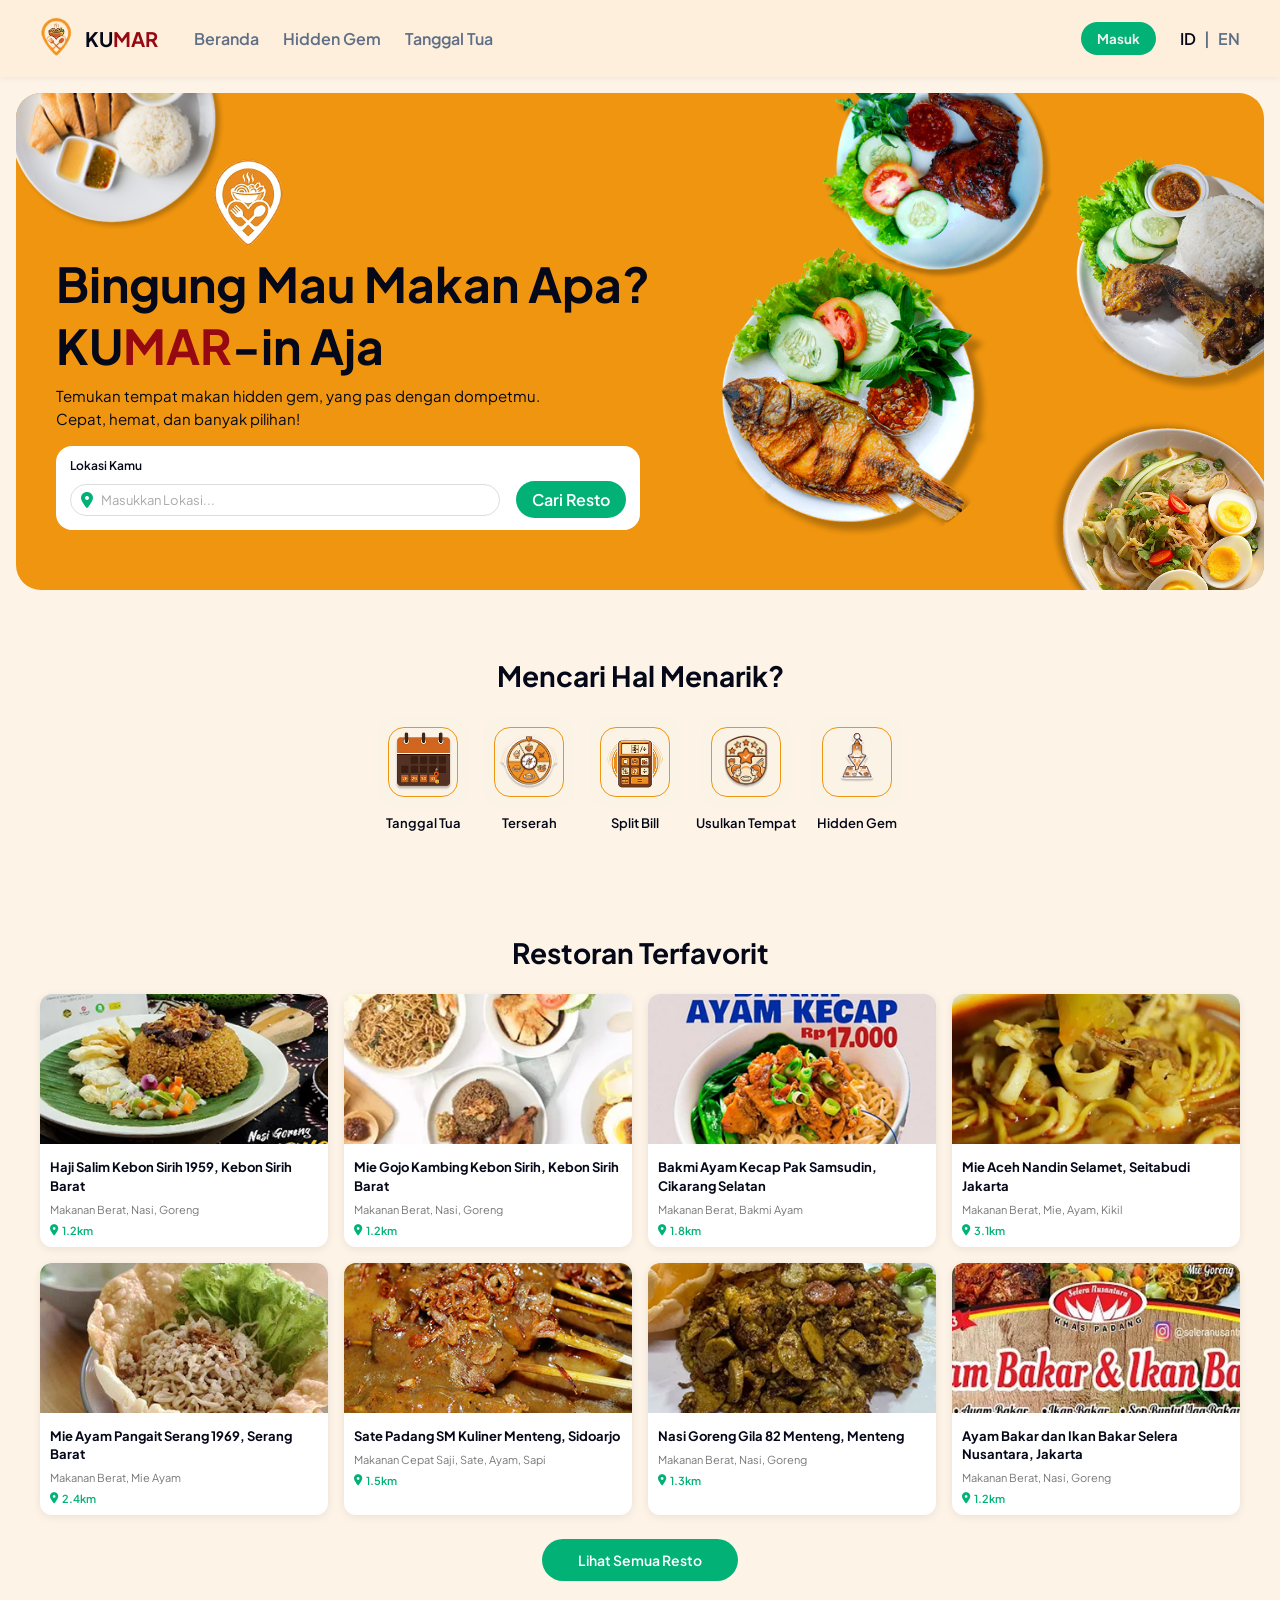
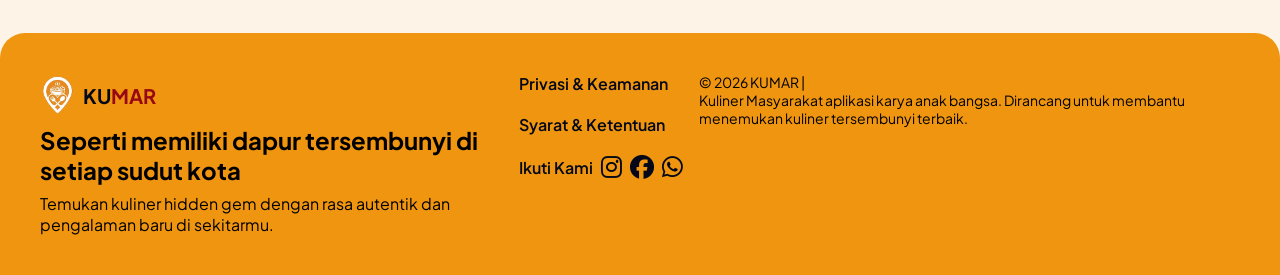
<file: index.html>
<!DOCTYPE html>
<html lang="id">
<head>
    <meta charset="UTF-8">
    <meta name="viewport" content="width=device-width, initial-scale=1.0">
    <base href="/">
    <title>KUMAR - Kuliner Masyarakat</title>
    <link rel="stylesheet" href="assets/css/style.css">
    <link href="https://fonts.googleapis.com/css2?family=Plus+Jakarta+Sans:wght@400;500;600;700&display=swap" rel="stylesheet">
    <link rel="stylesheet" href="https://cdnjs.cloudflare.com/ajax/libs/font-awesome/6.0.0/css/all.min.css">
</head>
<body>
    <div id="navbar-container"></div>

    <section class="hero">
        <div class="hero-content">
            <img class="hero-icon" src="/assets/img/icon-kumar-white.png" alt="Icon Kumar" >
            <h1>Bingung Mau Makan Apa?</h1>
            <h1>KU<span>MAR</span>-in Aja</h1>
            <p class="hero-desc">Temukan tempat makan hidden gem, yang pas dengan dompetmu.<br>Cepat, hemat, dan banyak pilihan!</p>
            <div class="search-box">
                <label>Lokasi Kamu</label>
                <div class="search-row">
                    <div class="search-input">
                        <i class="fa-solid fa-location-dot"></i>
                        <input type="text" placeholder="Masukkan Lokasi...">
                    </div>
                    <button class="btn-cari">Cari Resto</button>
                </div>
            </div>
        </div>
        <div class="hero-images">
            <img class="food-img food-1" src="/assets/img/Header/foto1.png" alt="food">
            <img class="food-img food-2" src="/assets/img/Header/foto2.png" alt="food">
            <img class="food-img food-3" src="/assets/img/Header/foto3.png" alt="food">
            <img class="food-img food-4" src="/assets/img/Header/foto4.png" alt="food">
            <img class="food-img food-5" src="/assets/img/Header/foto5.png" alt="food">
        </div>
    </section>

    <section class="categories">
        <h2>Mencari Hal Menarik?</h2>
        <div class="category-grid">
            <div class="category-item" onclick="window.location.href='/pages/tanggal_tua.html'" style="cursor: pointer;">
                <div class="category-icon"><img src="/assets/img/Menu/Tanggal Tua.png" alt="Tanggal Tua"></div>
                <span>Tanggal Tua</span>
            </div>
            <div class="category-item" onclick="window.location.href='/pages/terserah.html'" style="cursor: pointer;">
                <div class="category-icon"><img src="/assets/img/Menu/Random Picker.png" alt="Random Picker"></div>
                <span>Terserah</span>
            </div>
            <div class="category-item">
                <div class="category-icon" onclick="window.location.href='/pages/split_bill.html'" style="cursor: pointer;"><img src="/assets/img/Menu/Split Bill.png" alt="Split Bill"></div>
                <span>Split Bill</span>
            </div>
            <div class="category-item">
                <div class="category-icon" onclick="window.location.href='/pages/submit-tempat.html' "><img src="/assets/img/Menu/Komunitas.png" alt="Komunitas"></div>
                <span>Usulkan Tempat </span>
            </div>
            <div class="category-item">
                <div class="category-icon" onclick="window.location.href='/pages/hidden_gem.html'" style="cursor: pointer;"><img src="/assets/img/Menu/Hidden Gem.png" alt="Hidden Gem"></div>
                <span>Hidden Gem</span>
            </div>
            
            
        </div>
    </section>

    <section class="restaurants">
        <h2>Restoran Terfavorit</h2>
        <div class="restaurant-grid">

            <div class="restaurant-card" onclick="window.location.href='/pages/riview-resto.html'" style="cursor: pointer;">
                <img src="/assets/img/Restoran Favorit/Haji Salim.png" alt="Haji Salim">
                <div class="card-info">
                    <h3>Haji Salim Kebon Sirih 1959, Kebon Sirih Barat</h3>
                    <p>Makanan Berat, Nasi, Goreng</p>
                    <span class="distance"><i class="fa-solid fa-location-dot"></i> 1.2km</span>
                </div>
            </div>

            <div class="restaurant-card">
                <img src="/assets/img/Restoran Favorit/Mie Gojo.png" alt="Mie Gojo">
                <div class="card-info">
                    <h3>Mie Gojo Kambing Kebon Sirih, Kebon Sirih Barat</h3>
                    <p>Makanan Berat, Nasi, Goreng</p>
                    <span class="distance"><i class="fa-solid fa-location-dot"></i> 1.2km</span>
                </div>
            </div>

            <div class="restaurant-card">
                <img src="/assets/img/Restoran Favorit/Bakmi Ayam.png" alt="Bakmi Ayam Kecap">
                <div class="card-info">
                    <h3>Bakmi Ayam Kecap Pak Samsudin, Cikarang Selatan</h3>
                    <p>Makanan Berat, Bakmi Ayam</p>
                    <span class="distance"><i class="fa-solid fa-location-dot"></i> 1.8km</span>
                </div>
            </div>

            <div class="restaurant-card">
                <img src="/assets/img/Restoran Favorit/Mie Aceh.png" alt="Mie Aceh Nandin">
                <div class="card-info">
                    <h3>Mie Aceh Nandin Selamet, Seitabudi Jakarta</h3>
                    <p>Makanan Berat, Mie, Ayam, Kikil</p>
                    <span class="distance"><i class="fa-solid fa-location-dot"></i> 3.1km</span>
                </div>
            </div>

            <div class="restaurant-card">
                <img src="/assets/img/Restoran Favorit/Mi Ayam Pangsit.png" alt="Mie Ayam Pangsit">
                <div class="card-info">
                    <h3>Mie Ayam Pangait Serang 1969, Serang Barat</h3>
                    <p>Makanan Berat, Mie Ayam</p>
                    <span class="distance"><i class="fa-solid fa-location-dot"></i> 2.4km</span>
                </div>
            </div>

            <div class="restaurant-card">
                <img src="/assets/img/Restoran Favorit/Sate Padang.png" alt="Sate Padang SM">
                <div class="card-info">
                    <h3>Sate Padang SM Kuliner Menteng, Sidoarjo</h3>
                    <p>Makanan Cepat Saji, Sate, Ayam, Sapi</p>
                    <span class="distance"><i class="fa-solid fa-location-dot"></i> 1.5km</span>
                </div>
            </div>

            <div class="restaurant-card">
                <img src="/assets/img/Restoran Favorit/Nasi Goreng Gila.png" alt="Nasi Goreng Gila 82">
                <div class="card-info">
                    <h3>Nasi Goreng Gila 82 Menteng, Menteng</h3>
                    <p>Makanan Berat, Nasi, Goreng</p>
                    <span class="distance"><i class="fa-solid fa-location-dot"></i> 1.3km</span>
                </div>
            </div>

            <div class="restaurant-card">
                <img src="/assets/img/Restoran Favorit/Ayam Bakar.png" alt="Ayam Bakar Selera Nusantara">
                <div class="card-info">
                    <h3>Ayam Bakar dan Ikan Bakar Selera Nusantara, Jakarta</h3>
                    <p>Makanan Berat, Nasi, Goreng</p>
                    <span class="distance"><i class="fa-solid fa-location-dot"></i> 1.2km</span>
                </div>
            </div>

        </div>
        <div class="btn-wrapper">
            <button class="btn-lihat">Lihat Semua Resto</button>
        </div>
    </section>

    <div id="footer-container"></div>

    <script src="/assets/js/script.js"></script>
</body>
</html>
</file>
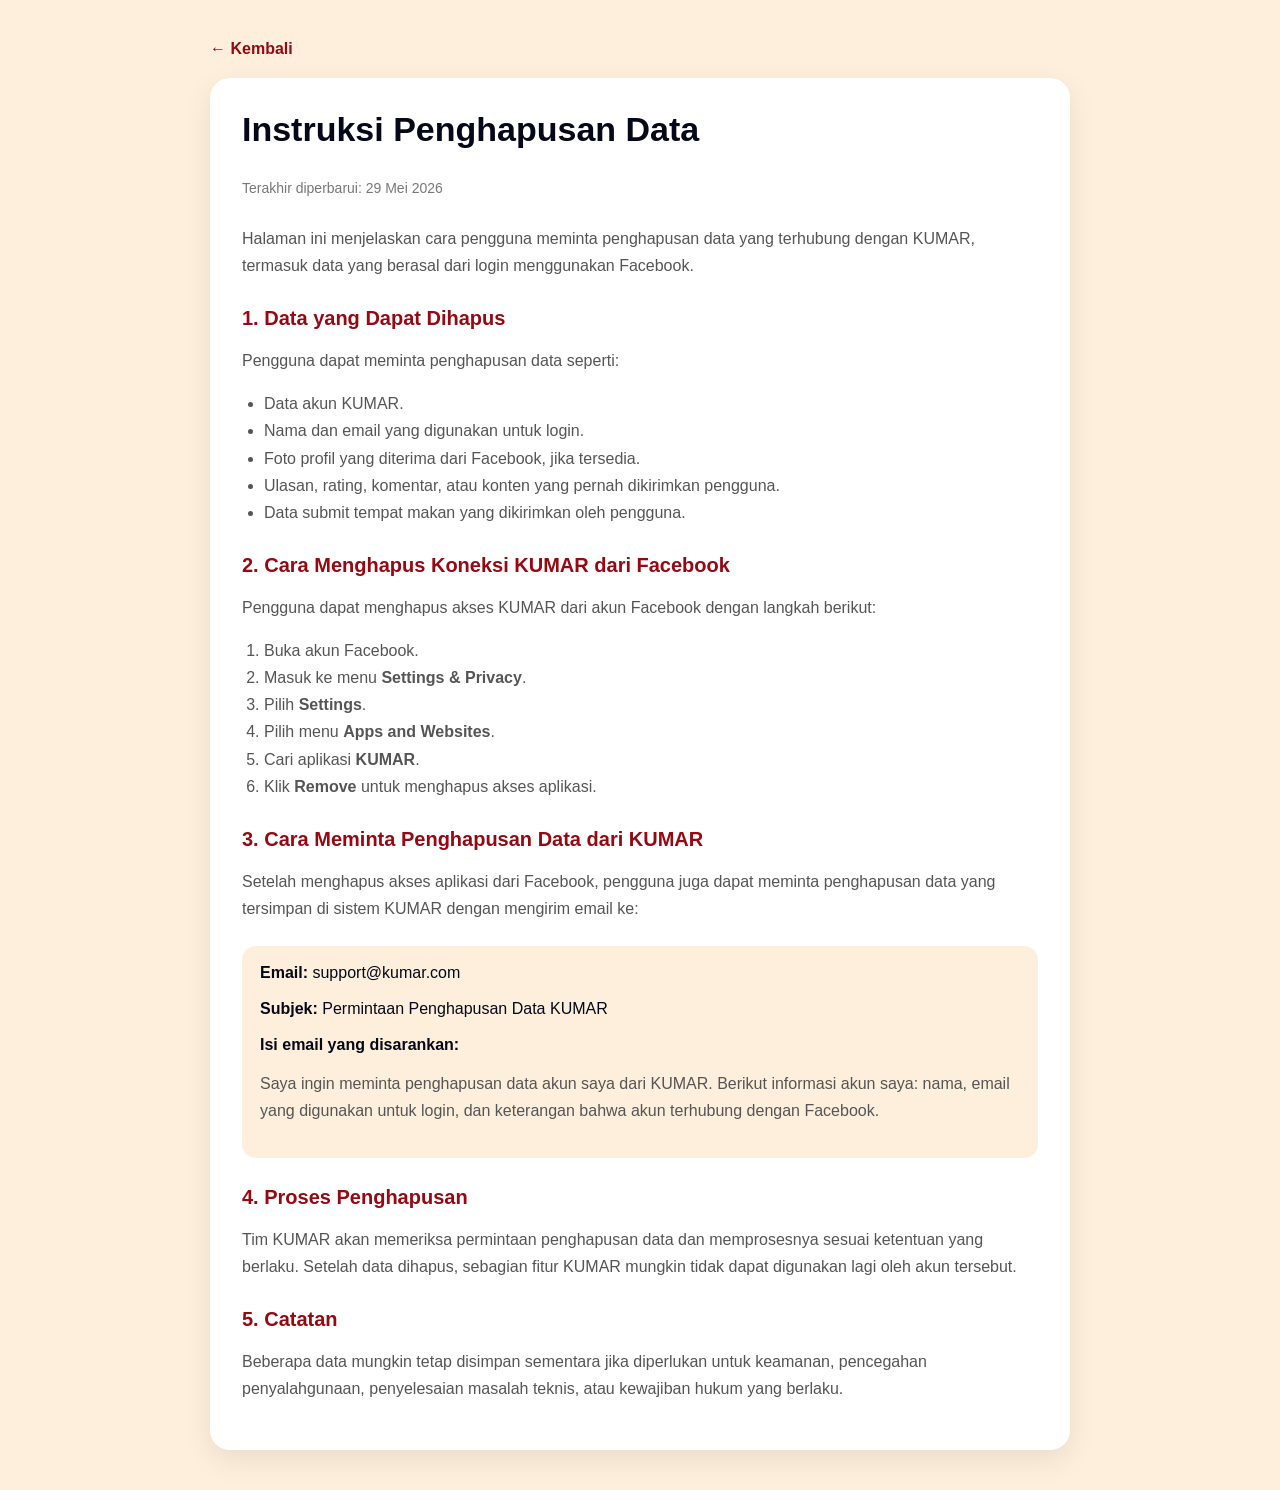
<file: pages/data-deletion.html>
<!DOCTYPE html>
<html lang="id">
<head>
    <meta charset="UTF-8">
    <meta name="viewport" content="width=device-width, initial-scale=1.0">
    <title>Instruksi Penghapusan Data - KUMAR</title>
    <style>
        body {
            margin: 0;
            font-family: Arial, sans-serif;
            background: #FDEFDB;
            color: #040818;
        }

        .container {
            max-width: 860px;
            margin: 0 auto;
            padding: 40px 20px;
        }

        .back {
            display: inline-block;
            margin-bottom: 20px;
            color: #960913;
            text-decoration: none;
            font-weight: bold;
        }

        .card {
            background: #ffffff;
            border-radius: 20px;
            padding: 32px;
            box-shadow: 0 10px 30px rgba(4, 8, 24, 0.08);
        }

        h1 {
            margin-top: 0;
            font-size: 34px;
        }

        h2 {
            margin-top: 28px;
            font-size: 20px;
            color: #960913;
        }

        p, li {
            color: #555;
            line-height: 1.7;
        }

        ol, ul {
            padding-left: 22px;
        }

        .date {
            color: #777;
            font-size: 14px;
            margin-bottom: 24px;
        }

        .box {
            background: #FDEFDB;
            padding: 18px;
            border-radius: 14px;
            margin-top: 24px;
        }
    </style>
</head>
<body>
    <main class="container">
        <a class="back" href="index.html">← Kembali</a>

        <section class="card">
            <h1>Instruksi Penghapusan Data</h1>
            <p class="date">Terakhir diperbarui: 29 Mei 2026</p>

            <p>
                Halaman ini menjelaskan cara pengguna meminta penghapusan data yang terhubung dengan KUMAR,
                termasuk data yang berasal dari login menggunakan Facebook.
            </p>

            <h2>1. Data yang Dapat Dihapus</h2>
            <p>Pengguna dapat meminta penghapusan data seperti:</p>
            <ul>
                <li>Data akun KUMAR.</li>
                <li>Nama dan email yang digunakan untuk login.</li>
                <li>Foto profil yang diterima dari Facebook, jika tersedia.</li>
                <li>Ulasan, rating, komentar, atau konten yang pernah dikirimkan pengguna.</li>
                <li>Data submit tempat makan yang dikirimkan oleh pengguna.</li>
            </ul>

            <h2>2. Cara Menghapus Koneksi KUMAR dari Facebook</h2>
            <p>Pengguna dapat menghapus akses KUMAR dari akun Facebook dengan langkah berikut:</p>
            <ol>
                <li>Buka akun Facebook.</li>
                <li>Masuk ke menu <strong>Settings & Privacy</strong>.</li>
                <li>Pilih <strong>Settings</strong>.</li>
                <li>Pilih menu <strong>Apps and Websites</strong>.</li>
                <li>Cari aplikasi <strong>KUMAR</strong>.</li>
                <li>Klik <strong>Remove</strong> untuk menghapus akses aplikasi.</li>
            </ol>

            <h2>3. Cara Meminta Penghapusan Data dari KUMAR</h2>
            <p>
                Setelah menghapus akses aplikasi dari Facebook, pengguna juga dapat meminta penghapusan data
                yang tersimpan di sistem KUMAR dengan mengirim email ke:
            </p>

            <div class="box">
                <strong>Email:</strong> support@kumar.com
                <br><br>
                <strong>Subjek:</strong> Permintaan Penghapusan Data KUMAR
                <br><br>
                <strong>Isi email yang disarankan:</strong>
                <p>
                    Saya ingin meminta penghapusan data akun saya dari KUMAR. Berikut informasi akun saya:
                    nama, email yang digunakan untuk login, dan keterangan bahwa akun terhubung dengan Facebook.
                </p>
            </div>

            <h2>4. Proses Penghapusan</h2>
            <p>
                Tim KUMAR akan memeriksa permintaan penghapusan data dan memprosesnya sesuai ketentuan yang berlaku.
                Setelah data dihapus, sebagian fitur KUMAR mungkin tidak dapat digunakan lagi oleh akun tersebut.
            </p>

            <h2>5. Catatan</h2>
            <p>
                Beberapa data mungkin tetap disimpan sementara jika diperlukan untuk keamanan, pencegahan penyalahgunaan,
                penyelesaian masalah teknis, atau kewajiban hukum yang berlaku.
            </p>
        </section>
    </main>
</body>
</html>
</file>
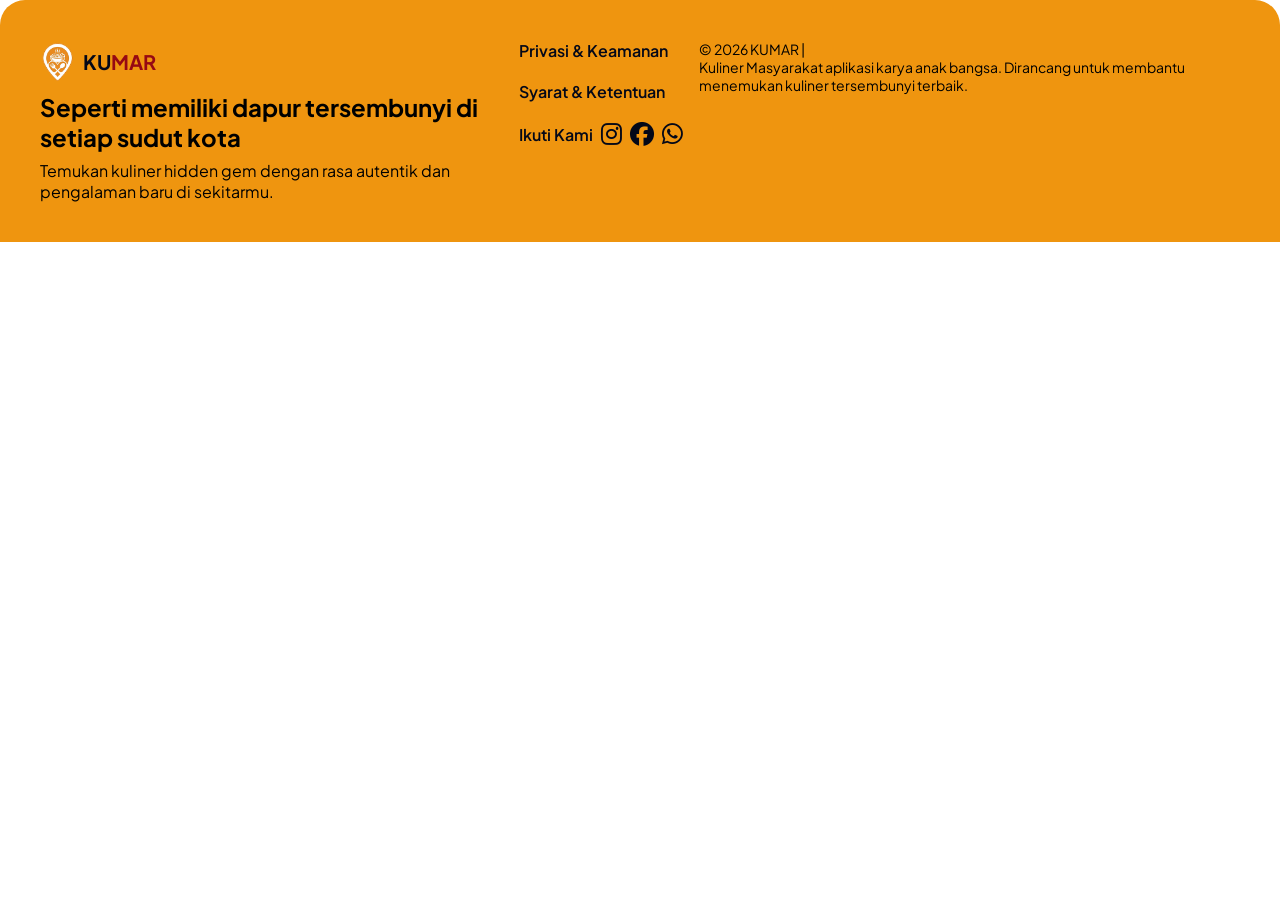
<file: pages/footer.html>
<!DOCTYPE html>
<html lang="en">
<head>
    <meta charset="UTF-8">
    <meta name="viewport" content="width=device-width, initial-scale=1.0">
    <title>Footer</title>
    <link rel="stylesheet" href="../assets/css/footer-style.css">
    <link href="https://fonts.googleapis.com/css2?family=Plus+Jakarta+Sans:wght@400;500;600;700&display=swap" rel="stylesheet">
    <link rel="stylesheet" href="https://cdnjs.cloudflare.com/ajax/libs/font-awesome/6.5.0/css/all.min.css">
    <base href="/">
</head>
<body>
    <footer class="footer-container">
        <div class="footer-inner">
                <div class="footer-loh">
                    <div class="footer-logo">
                        <img src="../assets/img/icon-kumar-white.png" alt="KUMAR Logo">
                        <div class="logo">KU<span>MAR</span></div>
                    </div>
                    
                    <h2>Seperti memiliki dapur tersembunyi di setiap sudut kota</h2>
                    <p class="footer-desc">Temukan kuliner hidden gem dengan rasa autentik dan pengalaman baru di sekitarmu.</p>
                    
                </div>
                
                <div class="footer-links">
                    <a href="/pages/privacy.html">Privasi & Keamanan</a>
                    <a href="#">Syarat & Ketentuan</a>
                    <a href="#">Ikuti Kami 
                        <i class="fa-brands fa-instagram"></i>
                        <i class="fa-brands fa-facebook"></i>
                        <i class="fa-brands fa-whatsapp"></i>
                    </a>
                    
                </div>
                
                <p class="copyright">
                    © 2026 KUMAR | 
                    <br> Kuliner Masyarakat aplikasi karya anak bangsa. Dirancang untuk membantu menemukan kuliner tersembunyi terbaik.
                </p>
        </div>
    </footer>
</body>
</html>
</file>
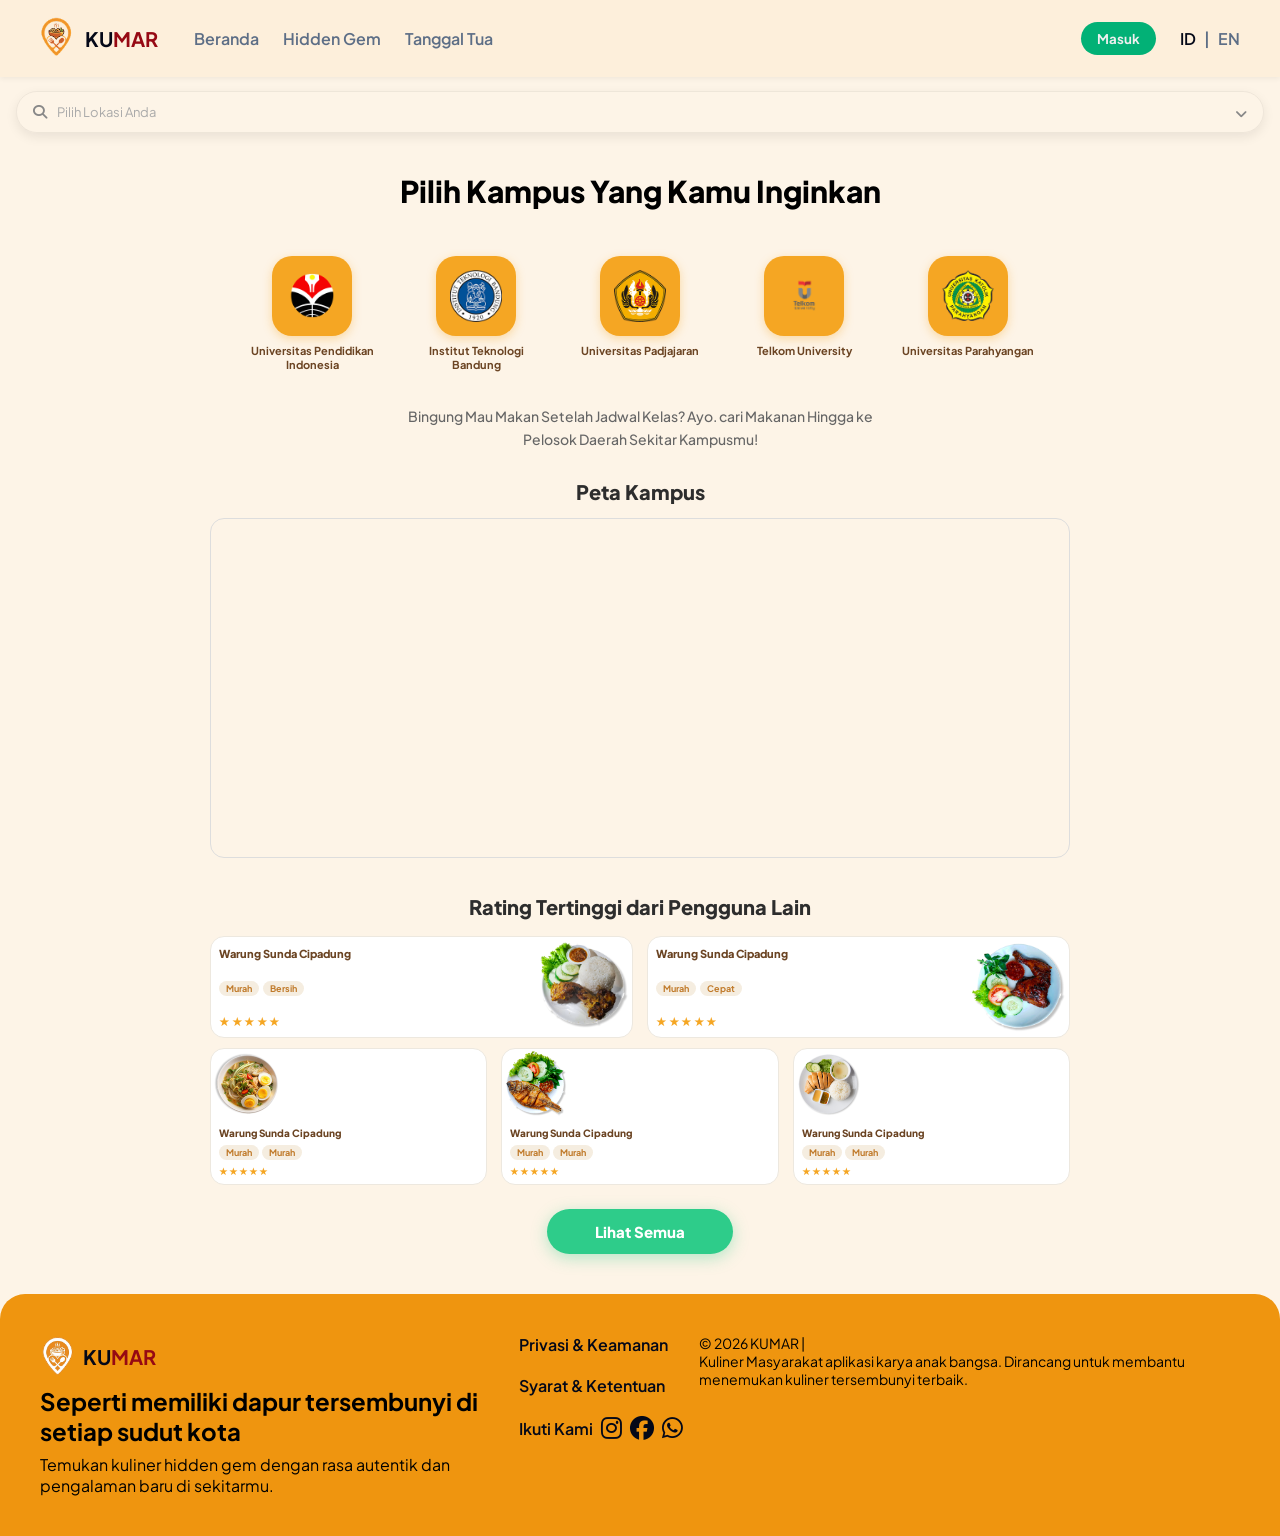
<file: pages/hidden_gem.html>
<!DOCTYPE html>
<html lang="id">
<head>
    <meta charset="UTF-8">
    <meta name="viewport" content="width=device-width, initial-scale=1.0">
    <base href="/">
    <title>KUMAR - Kuliner Masyarakat</title>
    <link rel="stylesheet" href="../assets/css/hidden_gem.css">
    <link href="https://fonts.googleapis.com/css2?family=Plus+Jakarta+Sans:wght@400;500;600;700&display=swap" rel="stylesheet">
    <link rel="stylesheet" href="https://cdnjs.cloudflare.com/ajax/libs/font-awesome/6.0.0/css/all.min.css">
</head>
<body>
    <div id="navbar-container"></div>

    <main>
        <!-- Search lokasi -->
        <section class="location">
            <div class="search-container">
                <i class="fas fa-magnifying-glass"></i>
                <input type="text" placeholder="Pilih Lokasi Anda">
                <button>
                    <i class="fas fa-angle-down"></i>
                </button>
            </div>
        </section>

        <div class="hero">
            <h1>Pilih Kampus Yang Kamu Inginkan</h1>

            <!-- Row 1 -->
            <div class="kampus-grid">
                <div class="kampus-item">
                    <div class="kampus-icon">
                        <img src="../assets/img/Upi.png">
                    </div>
                    <div class="kampus-name">Universitas Pendidikan Indonesia</div>
                </div>

                <div class="kampus-item">
                    <div class="kampus-icon">
                        <img src="../assets/img/ITB.png">
                    </div>
                    <div class="kampus-name">Institut Teknologi Bandung</div>
                </div>

                <div class="kampus-item">
                    <div class="kampus-icon">
                        <img src="../assets/img/Unpad.png">
                    </div>
                    <div class="kampus-name">Universitas Padjajaran</div>
                </div>

                <div class="kampus-item">
                    <div class="kampus-icon">
                        <img src="../assets/img/Tel-U.png">
                    </div>
                    <div class="kampus-name">Telkom University</div>
                </div>

                <div class="kampus-item">
                    <div class="kampus-icon">
                        <img src="../assets/img/Unpar.png">
                    </div>
                    <div class="kampus-name">Universitas Parahyangan</div>
                </div>

            </div>
        </div>

        <!-- TAGLINE -->
        <p class="tagline">
            Bingung Mau Makan Setelah Jadwal Kelas? Ayo. cari Makanan Hingga ke Pelosok Daerah Sekitar Kampusmu!
        </p>

        <!-- Map -->
         <div class="map">
            <iframe src="https://www.google.com/maps/embed?pb=!1m14!1m8!1m3!1d7922.488901693142!2d107.5888298!3d-6.8612798!3m2!1i1024!2i768!4f13.1!3m3!1m2!1s0x2e68e73a84ea111d%3A0xcf04fadee4c999a9!2sUpi%20bandung!5e0!3m2!1sen!2sid!4v1775388747856!5m2!1sen!2sid" width="600" height="450" style="border:0;" allowfullscreen="" loading="lazy" referrerpolicy="no-referrer-when-downgrade"></iframe>
         </div>
         
        <!-- RATING SECTION -->
        <div class="rating-section">
            <div class="rating-title">Rating Tertinggi dari Pengguna Lain</div>

            <!-- TOP ROW - 2 col horizontal cards -->
            <div class="rating-grid-top">
                <div class="rating-card">
                    <div class="rating-card-inner">
                        <div class="rating-card-info">
                            <div class="rating-card-name">Warung Sunda Cipadung</div>
                            <div class="rating-tags">
                                <span class="rtag">Murah</span>
                                <span class="rtag">Bersih</span>
                            </div>
                            <div class="rating-stars">★★★★★</div>
                        </div>
                        <img src="../assets/img/image 2.png" alt="Warung Sunda">
                    </div>
                </div>
                <div class="rating-card">
                    <div class="rating-card-inner">
                        <div class="rating-card-info">
                            <div class="rating-card-name">Warung Sunda Cipadung</div>
                            <div class="rating-tags">
                                <span class="rtag">Murah</span>
                                <span class="rtag">Cepat</span>
                            </div>
                            <div class="rating-stars">★★★★★</div>
                        </div>
                        <img src="../assets/img/image 3.png" alt="Warung Sunda">
                    </div>
                </div>
            </div>

            <!-- BOTTOM ROW - 3 col vertical cards -->
            <div class="rating-grid-bottom">
                <div class="rating-card-vert">
                    <img src="../assets/img/image 6.png" alt="Warung Sunda">
                    <div class="rcard-body">
                        <div class="rcard-name">Warung Sunda Cipadung</div>
                        <div class="rcard-tags">
                            <span class="rtag">Murah</span>
                            <span class="rtag">Murah</span>
                        </div>
                        <div class="rcard-stars">★★★★★</div>
                    </div>
                </div>
                <div class="rating-card-vert">
                    <img src="../assets/img/image 4.png" alt="Warung Sunda">
                    <div class="rcard-body">
                        <div class="rcard-name">Warung Sunda Cipadung</div>
                        <div class="rcard-tags">
                            <span class="rtag">Murah</span>
                            <span class="rtag">Murah</span>
                        </div>
                        <div class="rcard-stars">★★★★★</div>
                    </div>
                </div>
                <div class="rating-card-vert">
                    <img src="../assets/img/image 10.png" alt="Warung Sunda">
                    <div class="rcard-body">
                        <div class="rcard-name">Warung Sunda Cipadung</div>
                        <div class="rcard-tags">
                            <span class="rtag">Murah</span>
                            <span class="rtag">Murah</span>
                        </div>
                        <div class="rcard-stars">★★★★★</div>
                    </div>
                </div>
            </div>

            <!-- LIHAT SEMUA -->
            <div class="lihat-semua-wrap">
                <button class="btn-lihat-semua">Lihat Semua</button>
            </div>
        </div>
    </main>

    <div id="footer-container"></div>

    <script src="../assets/js/hidden_gem.js"></script>
</body>
</html>
</file>
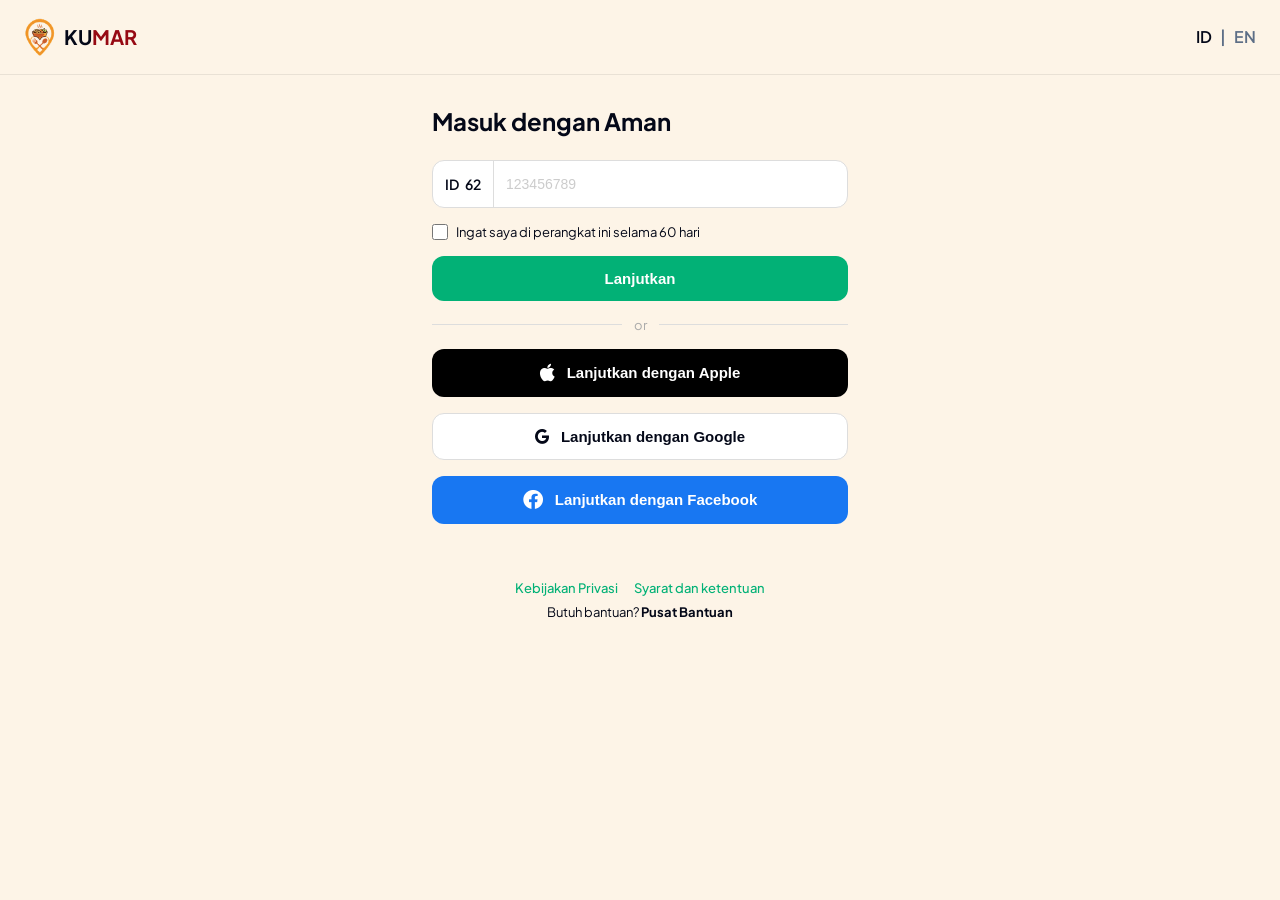
<file: pages/login.html>
<!DOCTYPE html>
<html lang="id">
<head>
    <meta charset="UTF-8">
    <meta name="viewport" content="width=device-width, initial-scale=1.0">
    <title>Login</title>
    <link rel="stylesheet" href="/assets/css/auth.css">
    <link href="https://fonts.googleapis.com/css2?family=Plus+Jakarta+Sans:wght@400;500;600;700&display=swap" rel="stylesheet">
    <link rel="stylesheet" href="https://cdnjs.cloudflare.com/ajax/libs/font-awesome/6.0.0/css/all.min.css">
</head>
<body>
    <header class="login-header">
            <div class="login-logo" onclick="window.location.href='/index.html'" >
                <img src="/assets/img/icon-kumar.png" alt="KUMAR">
                <span class="logo-text">KU<span class="logo-accent">MAR</span></span>
            </div>
            <div class="lang-switch">
                <span class="active">ID</span>
                <span class="divider">|</span>
                <span>EN</span>
            </div>
    </header>

    <div class="login-container">
        <main class="login-main">
            <h1>Masuk dengan Aman</h1>
    
            <div class="phone-input-group">
                <div class="country-code">
                    <span>ID</span>
                    <span>62</span>
                </div>
                <input type="tel" id="phone-input" placeholder="123456789">
            </div>
    
            <label class="remember-me">
                <input type="checkbox">
                <span>Ingat saya di perangkat ini selama 60 hari</span>
            </label>
    
            <button class="btn-lanjutkan" onclick="window.location.href='/pages/register.html'" style="cursor: pointer;">Lanjutkan</button>
            <div class="divider-or"><span>or</span></div>
            <button class="btn-social btn-apple">
                <i class="fa-brands fa-apple"></i>
                <span>Lanjutkan dengan Apple</span>
            </button>
    
            <button class="btn-social btn-google">
                <i class="fa-brands fa-google"></i>
                <span>Lanjutkan dengan Google</span>
            </button>
    
            <button class="btn-social btn-facebook">
                <i class="fa-brands fa-facebook"></i>
                <span>Lanjutkan dengan Facebook</span>
            </button>
        </main>
    
        <footer class="login-footer">
            <div class="login-footer-links">
                <a href="#">Kebijakan Privasi</a>
                <a href="#">Syarat dan ketentuan</a>
            </div>
            <p>Butuh bantuan? <a href="#" class="pusat-bantuan">Pusat Bantuan</a></p>
        </footer>
    </div>

</body>
</html>
</file>
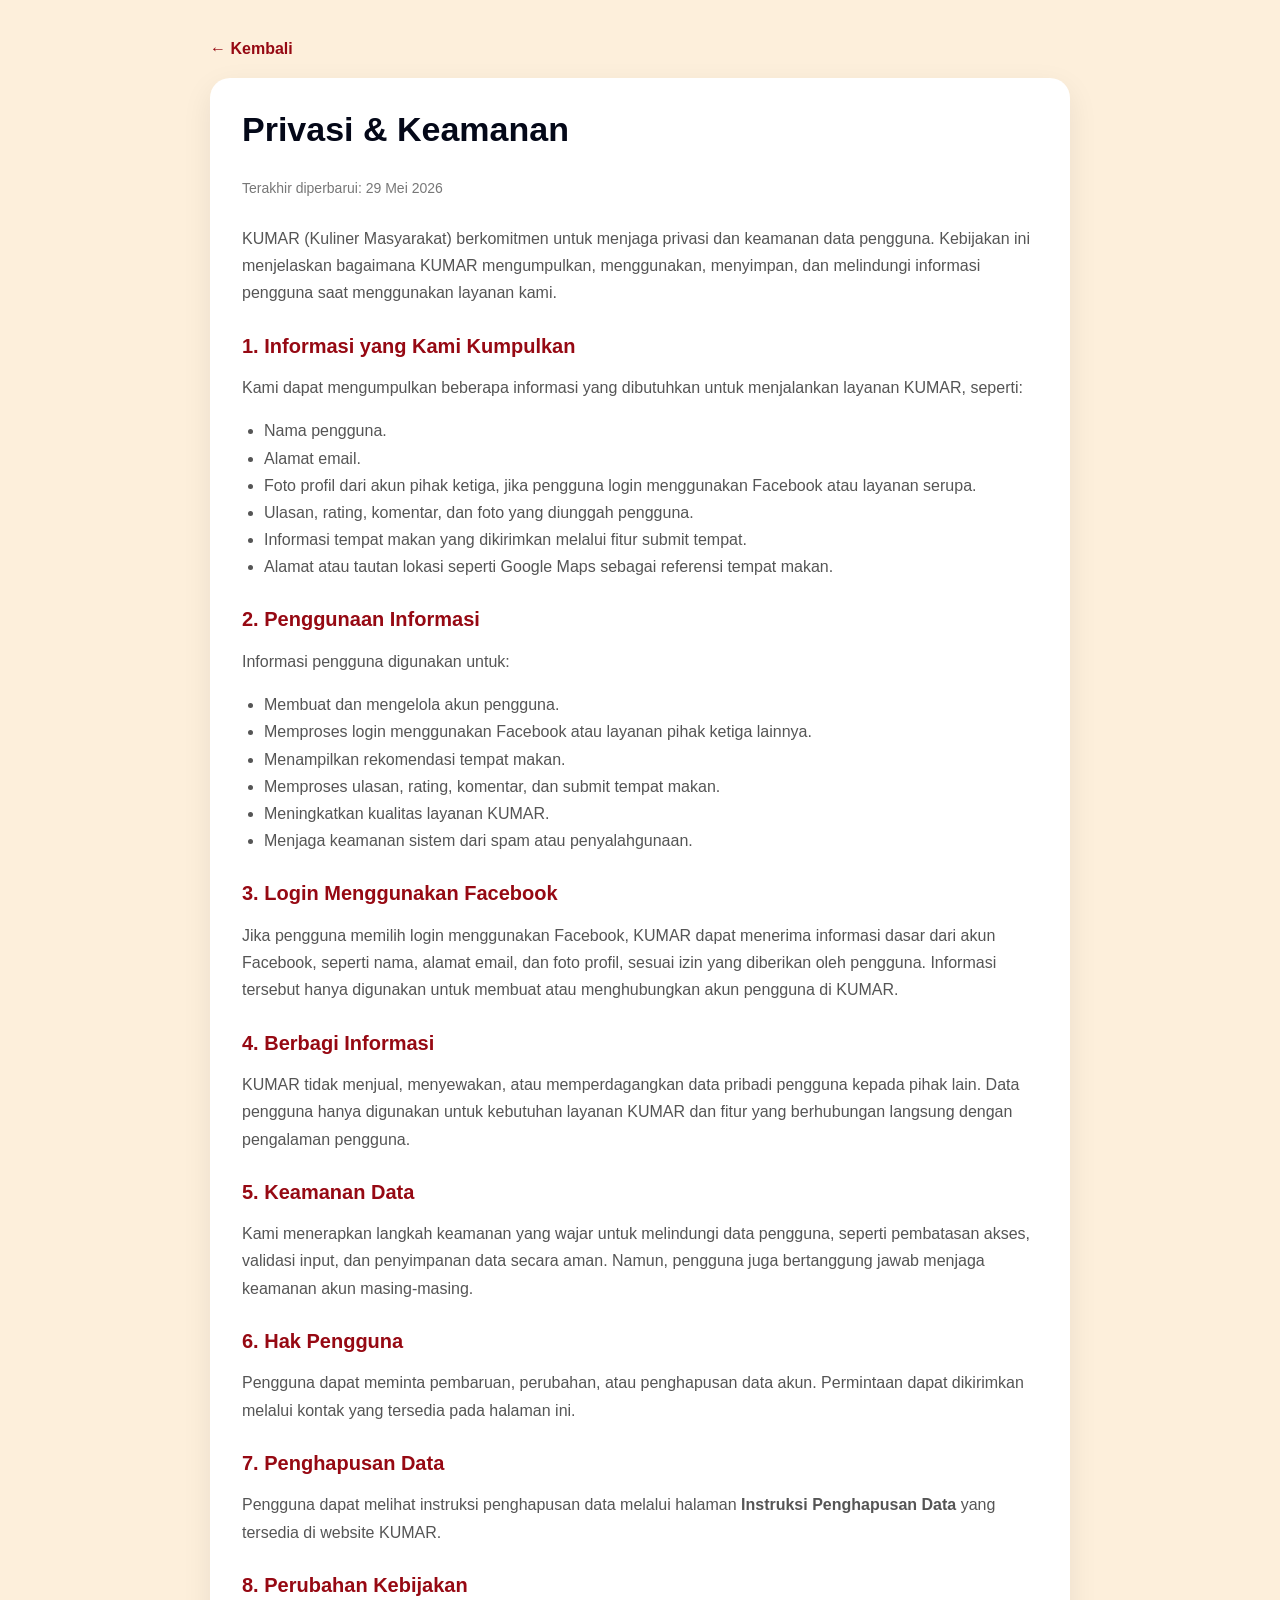
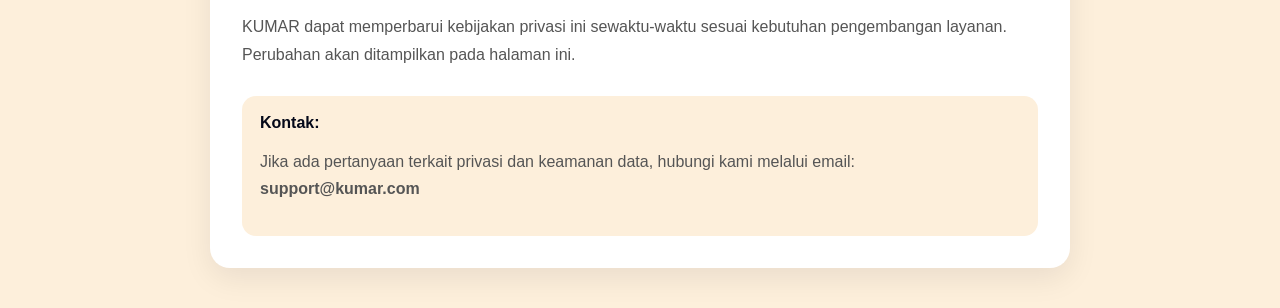
<file: pages/privacy.html>
<!DOCTYPE html>
<html lang="id">
<head>
    <meta charset="UTF-8">
    <meta name="viewport" content="width=device-width, initial-scale=1.0">
    <title>Privasi & Keamanan - KUMAR</title>
    <style>
        body {
            margin: 0;
            font-family: Arial, sans-serif;
            background: #FDEFDB;
            color: #040818;
        }

        .container {
            max-width: 860px;
            margin: 0 auto;
            padding: 40px 20px;
        }

        .back {
            display: inline-block;
            margin-bottom: 20px;
            color: #960913;
            text-decoration: none;
            font-weight: bold;
        }

        .card {
            background: #ffffff;
            border-radius: 20px;
            padding: 32px;
            box-shadow: 0 10px 30px rgba(4, 8, 24, 0.08);
        }

        h1 {
            margin-top: 0;
            font-size: 34px;
        }

        h2 {
            margin-top: 28px;
            font-size: 20px;
            color: #960913;
        }

        p, li {
            color: #555;
            line-height: 1.7;
        }

        ul {
            padding-left: 22px;
        }

        .date {
            color: #777;
            font-size: 14px;
            margin-bottom: 24px;
        }

        .contact {
            background: #FDEFDB;
            padding: 18px;
            border-radius: 14px;
            margin-top: 28px;
        }
    </style>
</head>
<body>
    <main class="container">
        <a class="back" href="index.html">← Kembali</a>

        <section class="card">
            <h1>Privasi & Keamanan</h1>
            <p class="date">Terakhir diperbarui: 29 Mei 2026</p>

            <p>
                KUMAR (Kuliner Masyarakat) berkomitmen untuk menjaga privasi dan keamanan data pengguna.
                Kebijakan ini menjelaskan bagaimana KUMAR mengumpulkan, menggunakan, menyimpan, dan melindungi
                informasi pengguna saat menggunakan layanan kami.
            </p>

            <h2>1. Informasi yang Kami Kumpulkan</h2>
            <p>Kami dapat mengumpulkan beberapa informasi yang dibutuhkan untuk menjalankan layanan KUMAR, seperti:</p>
            <ul>
                <li>Nama pengguna.</li>
                <li>Alamat email.</li>
                <li>Foto profil dari akun pihak ketiga, jika pengguna login menggunakan Facebook atau layanan serupa.</li>
                <li>Ulasan, rating, komentar, dan foto yang diunggah pengguna.</li>
                <li>Informasi tempat makan yang dikirimkan melalui fitur submit tempat.</li>
                <li>Alamat atau tautan lokasi seperti Google Maps sebagai referensi tempat makan.</li>
            </ul>

            <h2>2. Penggunaan Informasi</h2>
            <p>Informasi pengguna digunakan untuk:</p>
            <ul>
                <li>Membuat dan mengelola akun pengguna.</li>
                <li>Memproses login menggunakan Facebook atau layanan pihak ketiga lainnya.</li>
                <li>Menampilkan rekomendasi tempat makan.</li>
                <li>Memproses ulasan, rating, komentar, dan submit tempat makan.</li>
                <li>Meningkatkan kualitas layanan KUMAR.</li>
                <li>Menjaga keamanan sistem dari spam atau penyalahgunaan.</li>
            </ul>

            <h2>3. Login Menggunakan Facebook</h2>
            <p>
                Jika pengguna memilih login menggunakan Facebook, KUMAR dapat menerima informasi dasar dari akun Facebook,
                seperti nama, alamat email, dan foto profil, sesuai izin yang diberikan oleh pengguna. Informasi tersebut
                hanya digunakan untuk membuat atau menghubungkan akun pengguna di KUMAR.
            </p>

            <h2>4. Berbagi Informasi</h2>
            <p>
                KUMAR tidak menjual, menyewakan, atau memperdagangkan data pribadi pengguna kepada pihak lain.
                Data pengguna hanya digunakan untuk kebutuhan layanan KUMAR dan fitur yang berhubungan langsung
                dengan pengalaman pengguna.
            </p>

            <h2>5. Keamanan Data</h2>
            <p>
                Kami menerapkan langkah keamanan yang wajar untuk melindungi data pengguna, seperti pembatasan akses,
                validasi input, dan penyimpanan data secara aman. Namun, pengguna juga bertanggung jawab menjaga keamanan
                akun masing-masing.
            </p>

            <h2>6. Hak Pengguna</h2>
            <p>
                Pengguna dapat meminta pembaruan, perubahan, atau penghapusan data akun. Permintaan dapat dikirimkan
                melalui kontak yang tersedia pada halaman ini.
            </p>

            <h2>7. Penghapusan Data</h2>
            <p>
                Pengguna dapat melihat instruksi penghapusan data melalui halaman
                <strong>Instruksi Penghapusan Data</strong> yang tersedia di website KUMAR.
            </p>

            <h2>8. Perubahan Kebijakan</h2>
            <p>
                KUMAR dapat memperbarui kebijakan privasi ini sewaktu-waktu sesuai kebutuhan pengembangan layanan.
                Perubahan akan ditampilkan pada halaman ini.
            </p>

            <div class="contact">
                <strong>Kontak:</strong>
                <p>
                    Jika ada pertanyaan terkait privasi dan keamanan data, hubungi kami melalui email:
                    <br>
                    <strong>support@kumar.com</strong>
                </p>
            </div>
        </section>
    </main>
</body>
</html>
</file>
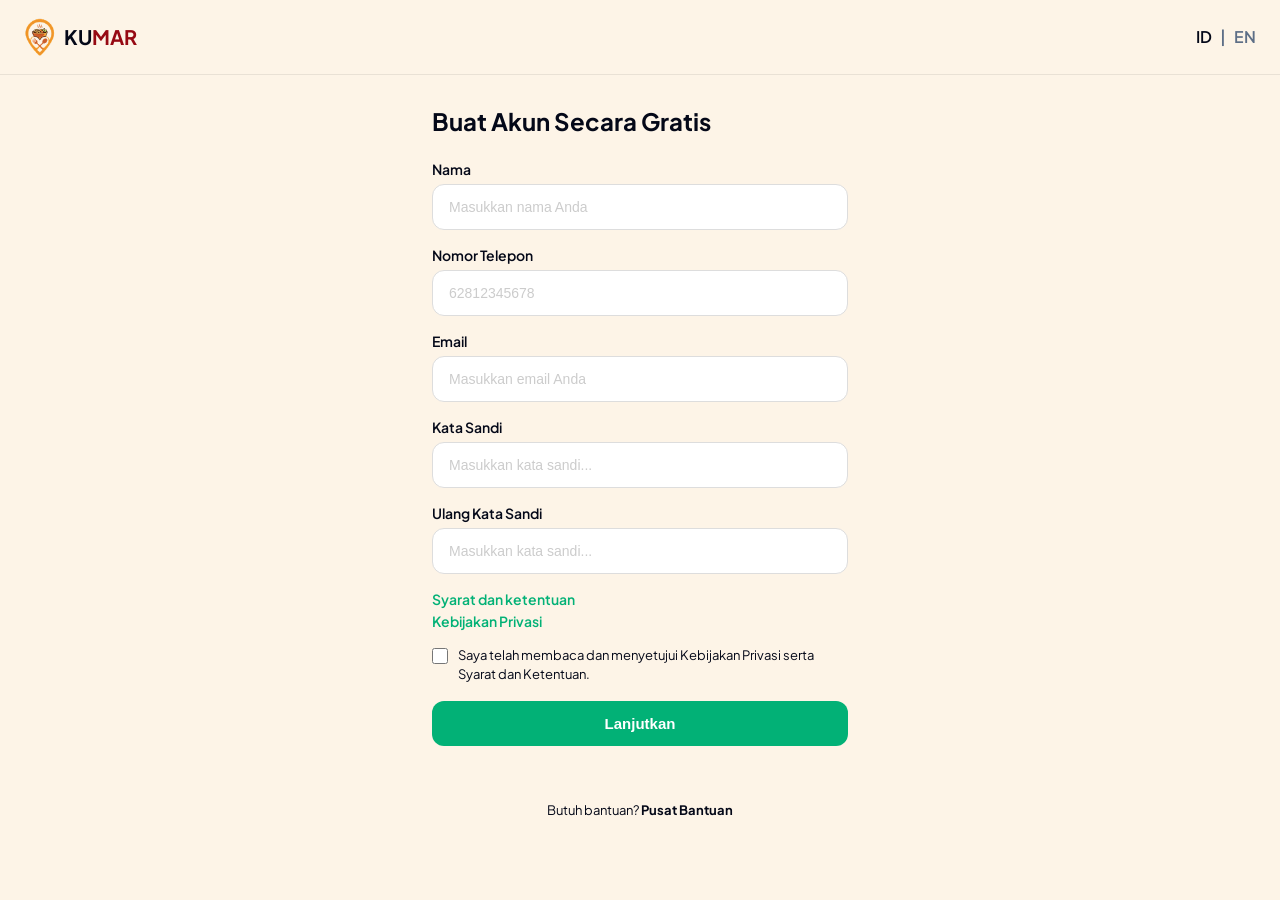
<file: pages/register.html>
<!DOCTYPE html>
<html lang="id">
<head>
    <meta charset="UTF-8">
    <meta name="viewport" content="width=device-width, initial-scale=1.0">
    <title>Daftar - KUMAR</title>
    <link rel="stylesheet" href="../assets/css/auth.css">
    <link href="https://fonts.googleapis.com/css2?family=Plus+Jakarta+Sans:wght@400;500;600;700&display=swap" rel="stylesheet">
    <link rel="stylesheet" href="https://cdnjs.cloudflare.com/ajax/libs/font-awesome/6.0.0/css/all.min.css">
</head>
<body>
    <header class="login-header">
        <div class="login-logo">
            <img src="../assets/img/icon-kumar.png" alt="KUMAR">
            <span class="logo-text">KU<span class="logo-accent">MAR</span></span>
        </div>
        <div class="lang-switch">
            <span class="active">ID</span>
            <span class="divider">|</span>
            <span>EN</span>
        </div>
    </header>

    <div class="login-container">
        <main class="login-main">
            <h1>Buat Akun Secara Gratis</h1>

            <div class="form-group">
                <label class="form-label">Nama</label>
                <input class="form-input" type="text" id="input-nama" placeholder="Masukkan nama Anda">
            </div>

            <div class="form-group">
                <label class="form-label">Nomor Telepon</label>
                <input class="form-input" type="tel" id="input-phone" placeholder="62812345678">
            </div>

            <div class="form-group">
                <label class="form-label">Email</label>
                <input class="form-input" type="email" id="input-email" placeholder="Masukkan email Anda">
            </div>

            <div class="form-group">
                <label class="form-label">Kata Sandi</label>
                <input class="form-input" type="password" id="input-password" placeholder="Masukkan kata sandi...">
            </div>

            <div class="form-group">
                <label class="form-label">Ulang Kata Sandi</label>
                <input class="form-input" type="password" id="input-confirm" placeholder="Masukkan kata sandi...">
            </div>

            <div class="terms-links">
                <a href="#">Syarat dan ketentuan</a>
                <a href="#">Kebijakan Privasi</a>
            </div>

            <label class="agreement">
                <input type="checkbox" id="agree-checkbox" accent-color="#02B176">
                <span>Saya telah membaca dan menyetujui Kebijakan Privasi serta Syarat dan Ketentuan.</span>
            </label>

            <button class="btn-lanjutkan" id="btn-lanjutkan" disabled>Lanjutkan</button>
        </main>

        <footer class="login-footer">
            <p>Butuh bantuan? <a href="#" class="pusat-bantuan">Pusat Bantuan</a></p>
        </footer>
    </div>

</body>
</html>
</file>
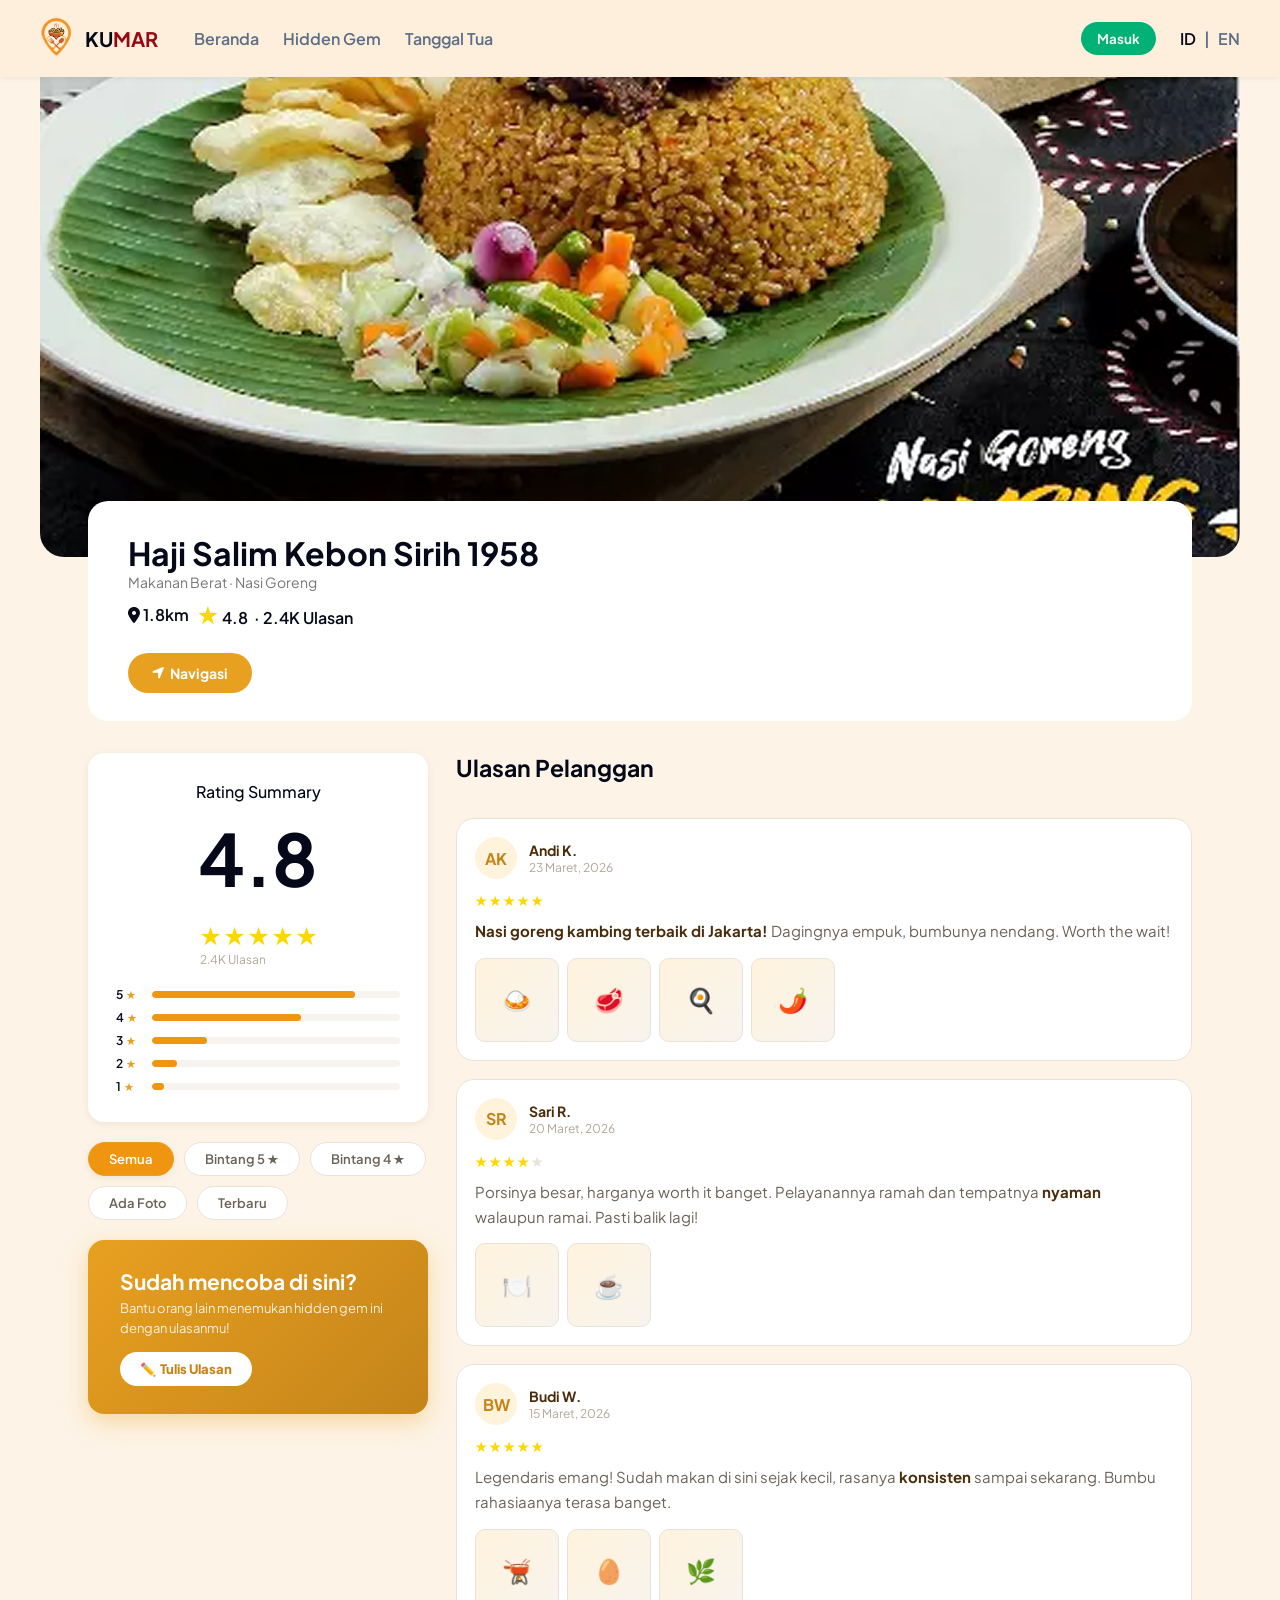
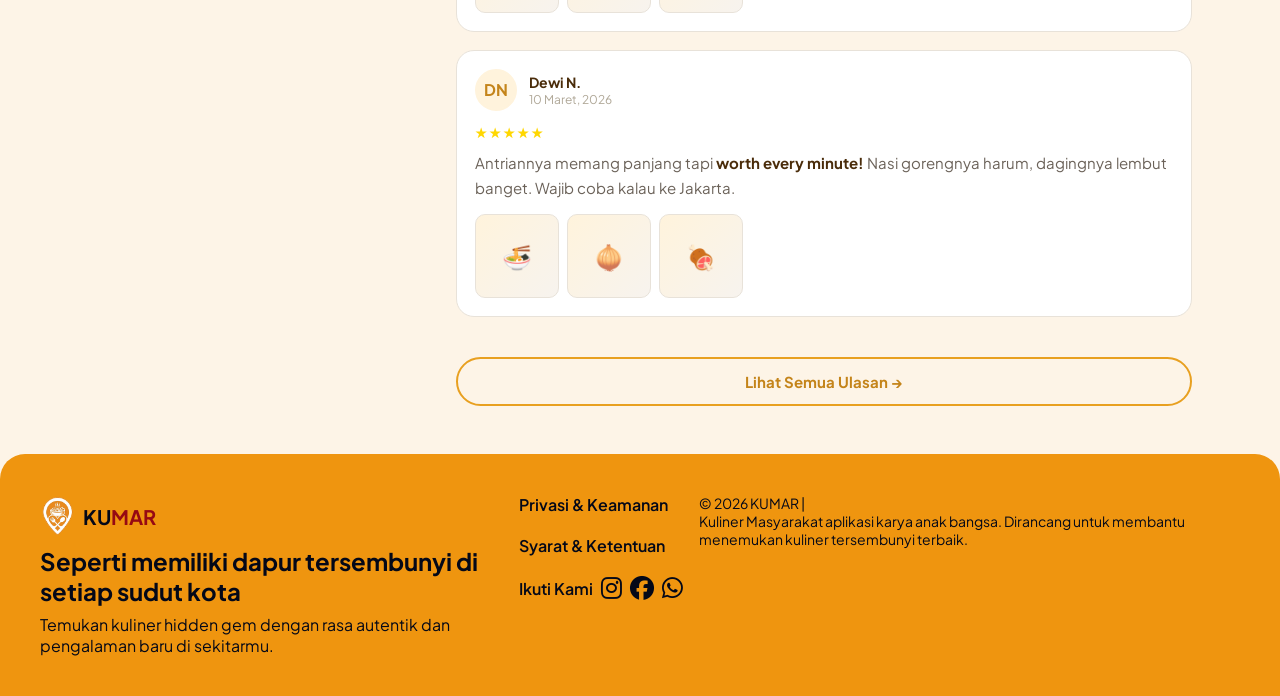
<file: pages/riview-resto.html>
<!DOCTYPE html>
<html lang="en">
<head>
    <meta charset="UTF-8">
    <meta name="viewport" content="width=device-width, initial-scale=1.0">
    <title>Document</title>
    <link href="https://fonts.googleapis.com/css2?family=Plus+Jakarta+Sans:wght@400;500;600;700;800&family=Fraunces:ital,wght@0,700;1,400&display=swap" rel="stylesheet" />
    <base href="/">
    <link rel="stylesheet" href="https://cdnjs.cloudflare.com/ajax/libs/font-awesome/6.5.2/css/all.min.css" integrity="sha512-SnH5WK+bZxgPHs44uWIX+LLJAJ9/2PkPKZ5QiAj6Ta86w+fsb2TkcmfRyVX3pBnMFcV7oQPJkl9QevSCWr3W6A==" crossorigin="anonymous" referrerpolicy="no-referrer" />
    <link rel="stylesheet" href="assets/css/riview-resto.css" />
</head>
<body>

  <div id="navbar-container"></div>

  <div class="page-wrapper">

    <div class="hero">
      <img src="/assets/img/Nasi goreng.png" alt="Nasi Goreng Kambing" />
    </div>

    <!-- ══ INFO CARD ══ -->
    <div class="info-card">

      <div class="info-card-left">
        <h1>Haji Salim Kebon Sirih 1958</h1>
        <p class="category">Makanan Berat · Nasi Goreng</p>

        <div class="info-location">
            <span class="distance"><i class="fa-solid fa-location-dot"></i> 1.8km</span>
          <span>
            <span class="star">★</span>
            <span class="rating-num">4.8</span>
            <span class="review-count">&nbsp;· 2.4K Ulasan</span>
          </span>
        </div>

      </div>

      <button class="btn-nav"> 
        <i class='fas fa-location-arrow'></i>Navigasi
      </button>

    </div>

    <div class="content-body">

      <!--LEFT -->
      <div class="sidebar">

        <div class="rating-summary">
          <div class="rating-left">

            <div class="label-r">Rating Summary</div>

            <div class="big-num">4.8</div>

            <div>

              <div class="stars-row">
                <span class="star">★</span><span class="star">★</span><span class="star">★</span>
                <span class="star">★</span><span class="star">★</span>
              </div>

              <div class="label-u">2.4K Ulasan</div>

            </div>

          </div>

          <div class="rating-bars">

            <div class="bar-row">
              <span class="bar-label">5 <span class="s">★</span></span>
              <div class="bar-track"><div class="bar-fill" style="width:82%"></div></div>
            </div>

            <div class="bar-row">
              <span class="bar-label">4 <span class="s">★</span></span>
              <div class="bar-track"><div class="bar-fill" style="width:60%;animation-delay:.08s"></div></div>
            </div>

            <div class="bar-row">
              <span class="bar-label">3 <span class="s">★</span></span>
              <div class="bar-track"><div class="bar-fill" style="width:22%;animation-delay:.16s"></div></div>
            </div>

            <div class="bar-row">
              <span class="bar-label">2 <span class="s">★</span></span>
              <div class="bar-track"><div class="bar-fill" style="width:10%;animation-delay:.24s"></div></div>
            </div>

            <div class="bar-row">
              <span class="bar-label">1 <span class="s">★</span></span>
              <div class="bar-track"><div class="bar-fill" style="width:5%;animation-delay:.32s"></div></div>
            </div>

          </div>
        </div>

        <div class="filter-chips">
          <button class="chip active">Semua</button>
          <button class="chip">Bintang 5 ★</button>
          <button class="chip">Bintang 4 ★</button>
          <button class="chip">Ada Foto</button>
          <button class="chip">Terbaru</button>
        </div>

        <div class="cta-banner">
          <h3>Sudah mencoba di sini?</h3>
          <p>Bantu orang lain menemukan hidden gem ini dengan ulasanmu!</p>
          <button class="btn-write">✏️ &nbsp;Tulis Ulasan</button>
        </div>

      </div>

      <!-- RIGHT -->
      <div class="main-col">

        <h2 class="section-title">Ulasan Pelanggan</h2>

        <div class="reviews-list">

          <!-- Card 1 -->
          <div class="review-card">
            <div class="review-header">
              <div class="avatar">AK</div>
              <div class="reviewer-info">
                <div class="reviewer-name">Andi K.</div>
                <div class="review-date">23 Maret, 2026</div>
              </div>
            </div>
            <div class="review-stars">
              <span class="star">★</span><span class="star">★</span><span class="star">★</span>
              <span class="star">★</span><span class="star">★</span>
            </div>
            <p class="review-text">
              <strong>Nasi goreng kambing terbaik di Jakarta!</strong> Dagingnya empuk, bumbunya nendang. Worth the wait!
            </p>
            <div class="review-photos">
              <div class="photo-placeholder">🍛</div>
              <div class="photo-placeholder">🥩</div>
              <div class="photo-placeholder">🍳</div>
              <div class="photo-placeholder">🌶️</div>
            </div>
          </div>

          <!-- Card 2 -->
          <div class="review-card">
            <div class="review-header">
              <div class="avatar">SR</div>
              <div class="reviewer-info">
                <div class="reviewer-name">Sari R.</div>
                <div class="review-date">20 Maret, 2026</div>
              </div>
            </div>
            <div class="review-stars">
              <span class="star">★</span><span class="star">★</span><span class="star">★</span>
              <span class="star">★</span><span class="star empty">★</span>
            </div>
            <p class="review-text">
              Porsinya besar, harganya worth it banget. Pelayanannya ramah dan tempatnya <strong>nyaman</strong> walaupun ramai. Pasti balik lagi!
            </p>
            <div class="review-photos">
              <div class="photo-placeholder">🍽️</div>
              <div class="photo-placeholder">☕</div>
            </div>
          </div>

          <!-- Card 3 -->
          <div class="review-card">
            <div class="review-header">
              <div class="avatar">BW</div>
              <div class="reviewer-info">
                <div class="reviewer-name">Budi W.</div>
                <div class="review-date">15 Maret, 2026</div>
              </div>
            </div>
            <div class="review-stars">
              <span class="star">★</span><span class="star">★</span><span class="star">★</span>
              <span class="star">★</span><span class="star">★</span>
            </div>
            <p class="review-text">
              Legendaris emang! Sudah makan di sini sejak kecil, rasanya <strong>konsisten</strong> sampai sekarang. Bumbu rahasiaanya terasa banget.
            </p>
            <div class="review-photos">
              <div class="photo-placeholder">🫕</div>
              <div class="photo-placeholder">🥚</div>
              <div class="photo-placeholder">🌿</div>
            </div>
          </div>

          <!-- Card 4 -->
          <div class="review-card">
            <div class="review-header">
              <div class="avatar">DN</div>
              <div class="reviewer-info">
                <div class="reviewer-name">Dewi N.</div>
                <div class="review-date">10 Maret, 2026</div>
              </div>
            </div>
            <div class="review-stars">
              <span class="star">★</span><span class="star">★</span><span class="star">★</span>
              <span class="star">★</span><span class="star">★</span>
            </div>
            <p class="review-text">
              Antriannya memang panjang tapi <strong>worth every minute!</strong> Nasi gorengnya harum, dagingnya lembut banget. Wajib coba kalau ke Jakarta.
            </p>
            <div class="review-photos">
              <div class="photo-placeholder">🍜</div>
              <div class="photo-placeholder">🧅</div>
              <div class="photo-placeholder">🍖</div>
            </div>
          </div>

        </div>

        <div class="load-more-wrap">
          <button class="btn-load">Lihat Semua Ulasan →</button>
        </div>

      </div>

    </div>

  </div>

  <div id="footer-container"></div>
  <script src="/assets/js/riview-script.js"></script>
</body>
</html>
</file>
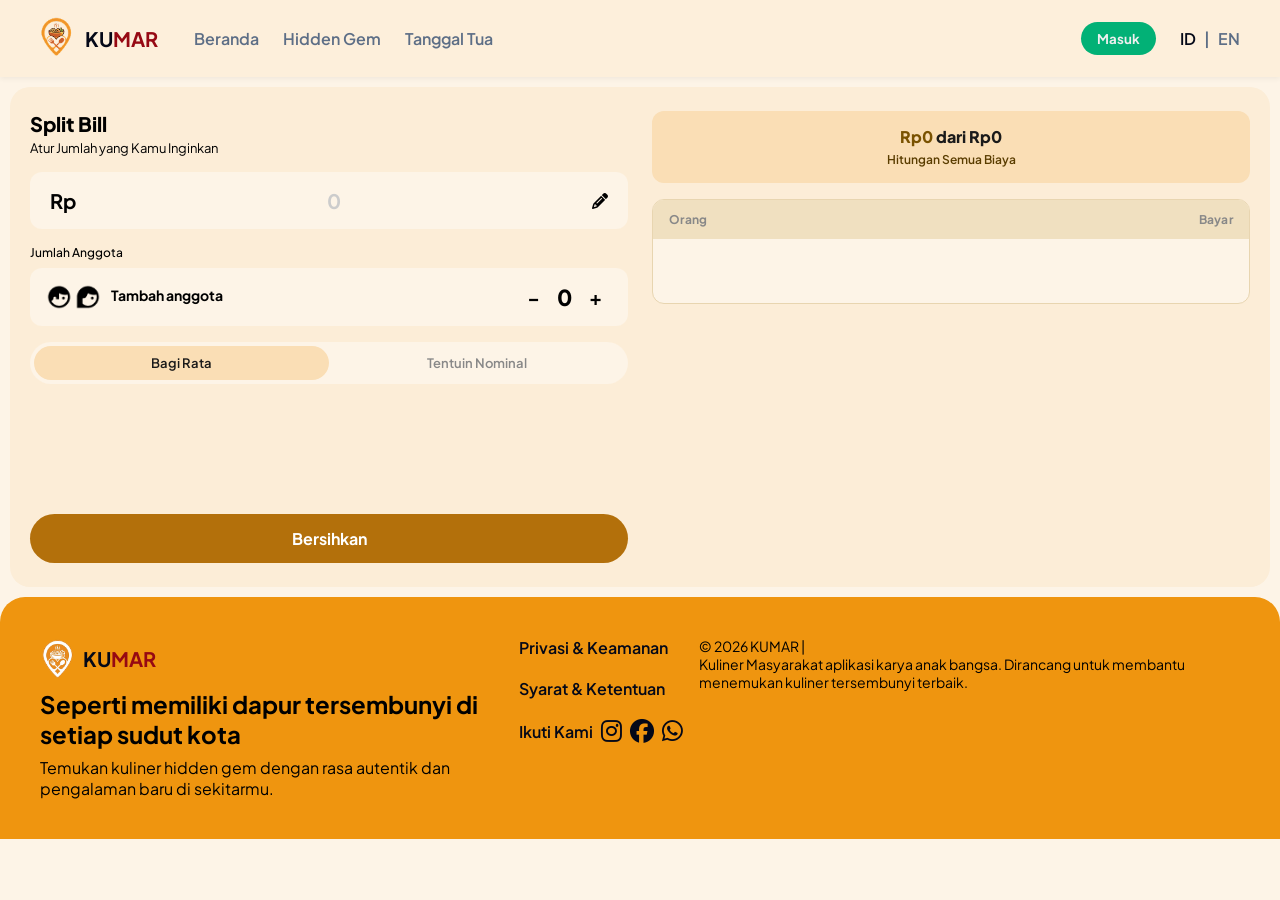
<file: pages/split_bill.html>
<!DOCTYPE html>
<html lang="id">
<head>
    <meta charset="UTF-8">
    <meta name="viewport" content="width=device-width, initial-scale=1.0">
    <title>Landing Page</title>
    <link rel="stylesheet" href="../assets/css/split_bill.css">
    <link href="https://fonts.googleapis.com/css2?family=Plus+Jakarta+Sans:wght@400;500;600;700&display=swap" rel="stylesheet">
    <link rel="stylesheet" href="https://cdnjs.cloudflare.com/ajax/libs/font-awesome/6.0.0/css/all.min.css">
    <base href="/">    
</head>
<body>
    <section class="header">
        <div id="navbar-container"></div>
    </section>
    
    <main>
        <!-- Form -->
        <section class="form-section">
 
            <div class="form-card">
                <!-- Split -->
                <div class="form-split">
                    <h2 class="form-title">Split Bill</h2>
                    <p class="form-sub">Atur Jumlah yang Kamu Inginkan</p>
 
                    <!-- Input -->
                    <div class="input-nominal">
                        <span class="currency-label">Rp</span>
                        <input type="number" id="nominal-input" placeholder="0" min="0">
                        <i class="fas fa-pencil"></i>
                        </button>
                    </div>
 
                    <div class="jumlah-anggota-wrap">
                        <label>Jumlah Anggota</label>
                        <div class="counter-box">
                            <div class="counter-info">
                                <img src="../assets/img/Icon Profile.png">
                                <div class="counter-text">
                                    <h1>Tambah anggota</h1>
                                </div>
                            </div>
                            <div class="counter-controls">
                                <button class="btn-counter" id="btn-kurang" disabled>−</button>
                                <span class="counter-num" id="counter-num">0</span>
                                <button class="btn-counter" id="btn-tambah">+</button>
                            </div>
                        </div>
                    </div>

                    <!-- Tab -->
                    <div class="tab-mode">
                        <button class="tab-btn active" id="tab-bagi">Bagi Rata</button>
                        <button class="tab-btn" id="tab-nominal">Tentuin Nominal</button>
                    </div>
 
                    <!-- Tombol Bersihkan -->
                    <button class="btn-bersihkan-dekstop" id="btn-bersihkan">Bersihkan</button>
                </div>
                
                <!-- Split -->
                <div class="split">
                    <!-- Summary Card -->
                    <div class="summary-card" id="summary-card">
                        <div class="summary-nominal">
                            <span id="sum-terkumpul">Rp0</span> dari <span id="sum-total">Rp0</span>
                        </div>
                        <div class="summary-label">Hitungan Semua Biaya</div>
                    </div>
 
                    <!-- Hasil Split -->
                    <div class="hasil-wrap" id="hasil-wrap">
                        <div class="hasil-header">
                            <span>Orang</span>
                            <span>Bayar</span>
                        </div>
                        <div class="hasil-empty" id="hasil-empty"></div>
                        <div id="hasil-rows"></div>
                    </div>

                    <div class="spacer"></div>
 
                    <!-- Tombol Bersihkan -->
                    <button class="btn-bersihkan" id="btn-bersihkan">Bersihkan</button>
                </div>
                
 
                
            </div>
 
        </section> 
    </main>

    
    <div id="footer-container"></div>
    
    <script src="../assets/js/split_bill.js"></script>
</body>
</html>
</file>
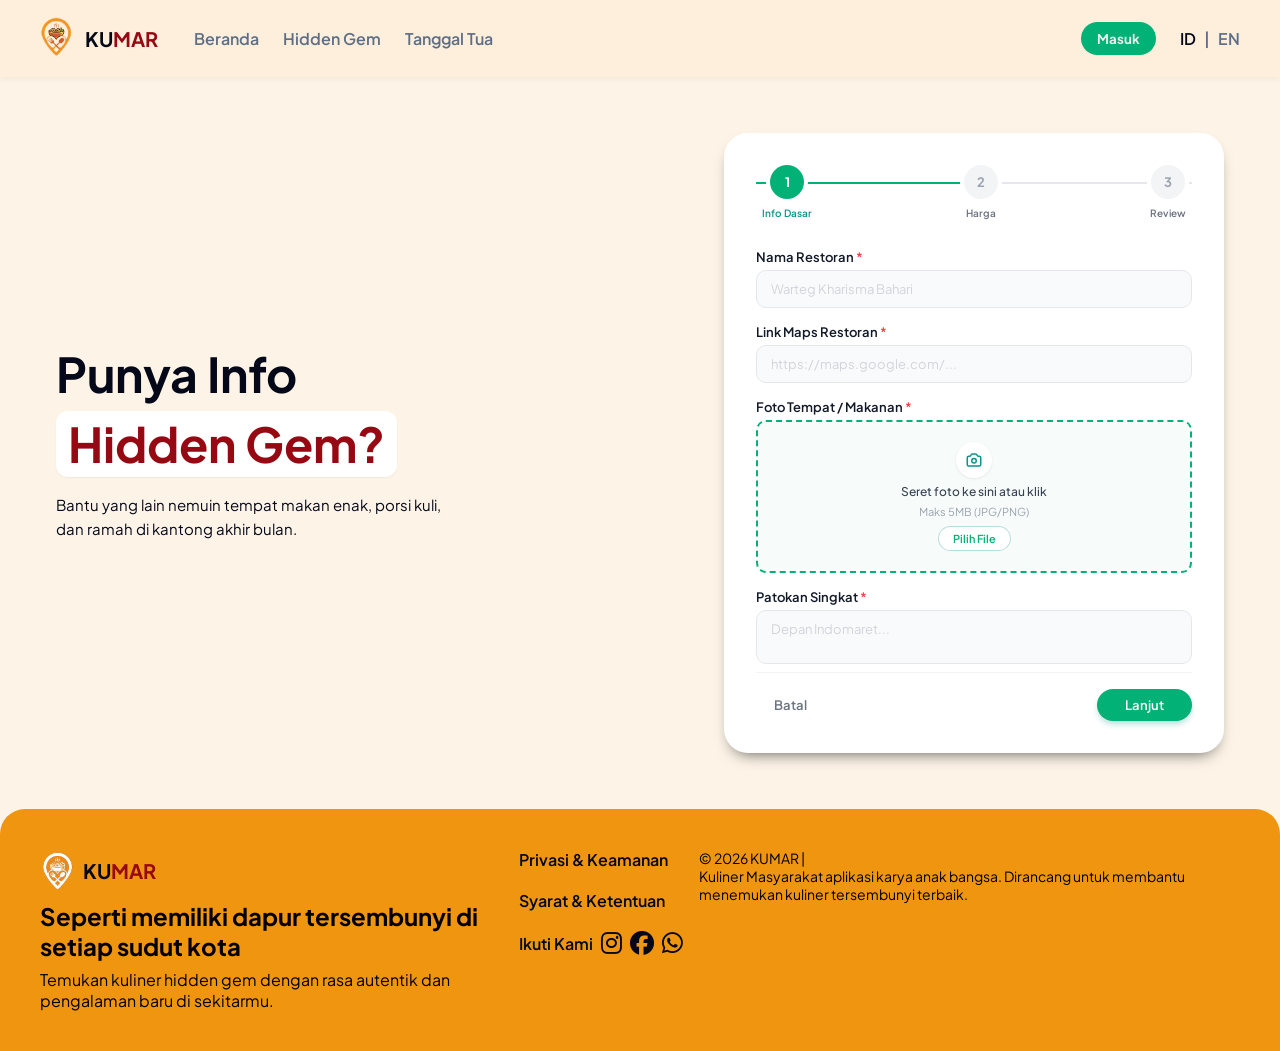
<file: pages/submit-tempat.html>
<!DOCTYPE html>
<html lang="en">
<head>
    <meta charset="UTF-8">
    <meta name="viewport" content="width=device-width, initial-scale=1.0">
    <base href="/">
    <title>Submit Tempat</title>
    <link rel="stylesheet" href="/assets/css/submit-tempat.css">
    <link href="https://fonts.googleapis.com/css2?family=Plus+Jakarta+Sans:wght@400;500;600;700&display=swap" rel="stylesheet">
    <link rel="stylesheet" href="https://cdnjs.cloudflare.com/ajax/libs/font-awesome/6.0.0/css/all.min.css">
</head>
<body>

    <div id="navbar-container"></div>
    <main class="main-container">
        <div class="hero">

            <div class="hero-text">
                <h2>Punya Info <br><span class="badge">Hidden Gem?</span></h2>
                <p>Bantu yang lain nemuin tempat makan enak, porsi kuli, dan ramah di kantong akhir bulan.</p>
            </div>

            <div class="form-wrap">
                <div class="card">
                    <div class="stepper">
                        <div class="step">
                            <div class="step-dot active">1</div>
                            <span class="step-label active">Info Dasar</span>
                        </div>
                        <div class="step">
                            <div class="step-dot idle">2</div>
                            <span class="step-label">Harga</span>
                        </div>
                        <div class="step">
                            <div class="step-dot idle">3</div>
                            <span class="step-label">Review</span>
                        </div>
                    </div>

                    <div class="field">
                        <label for="nama_tempat">Nama Restoran <span class="req">*</span></label>
                        <input type="text" id="nama_tempat" placeholder="Warteg Kharisma Bahari" required>
                    </div>

                    <div class="field">
                        <label for="gmaps">Link Maps Restoran <span class="req">*</span> </label>
                        <input type="url" id="gmaps" placeholder="https://maps.google.com/..." required>
                    </div>

                    <div class="field">
                        <label>Foto Tempat / Makanan <span class="req">*</span></label>
                        <div class="upload">
                            <div class="upload-icon">
                                <svg fill="none" viewBox="0 0 24 24" stroke="currentColor" stroke-width="2">
                                    <path stroke-linecap="round" stroke-linejoin="round" d="M3 9a2 2 0 012-2h.93a2 2 0 001.664-.89l.812-1.22A2 2 0 0110.07 4h3.86a2 2 0 011.664.89l.812 1.22A2 2 0 0018.07 7H19a2 2 0 012 2v9a2 2 0 01-2 2H5a2 2 0 01-2-2V9z"/>
                                    <path stroke-linecap="round" stroke-linejoin="round" d="M15 13a3 3 0 11-6 0 3 3 0 016 0z"/>
                                </svg>
                            </div>
                            <span class="upload-main">Seret foto ke sini atau klik</span>
                            <span class="upload-sub">Maks 5MB (JPG/PNG)</span>
                            <button type="button" class="btn-upload">Pilih File</button>
                        </div>
                    </div>

                    <div class="field" style="margin-bottom: 0;">
                        <label for="patokan">Patokan Singkat <span class="req">*</span></label>
                        <textarea id="patokan" rows="2" placeholder="Depan Indomaret..."></textarea>
                    </div>

                    <div class="actions">
                        <button type="button" class="btn-cancel">Batal</button>
                        <button type="button" class="btn-next">Lanjut</button>
                    </div>
                </div>
            </div>
        </div>
    </main>

   <div id="footer-container"></div>

    <script src="/assets/js/submit-tempat.js"></script>
</body>
</html>
</file>
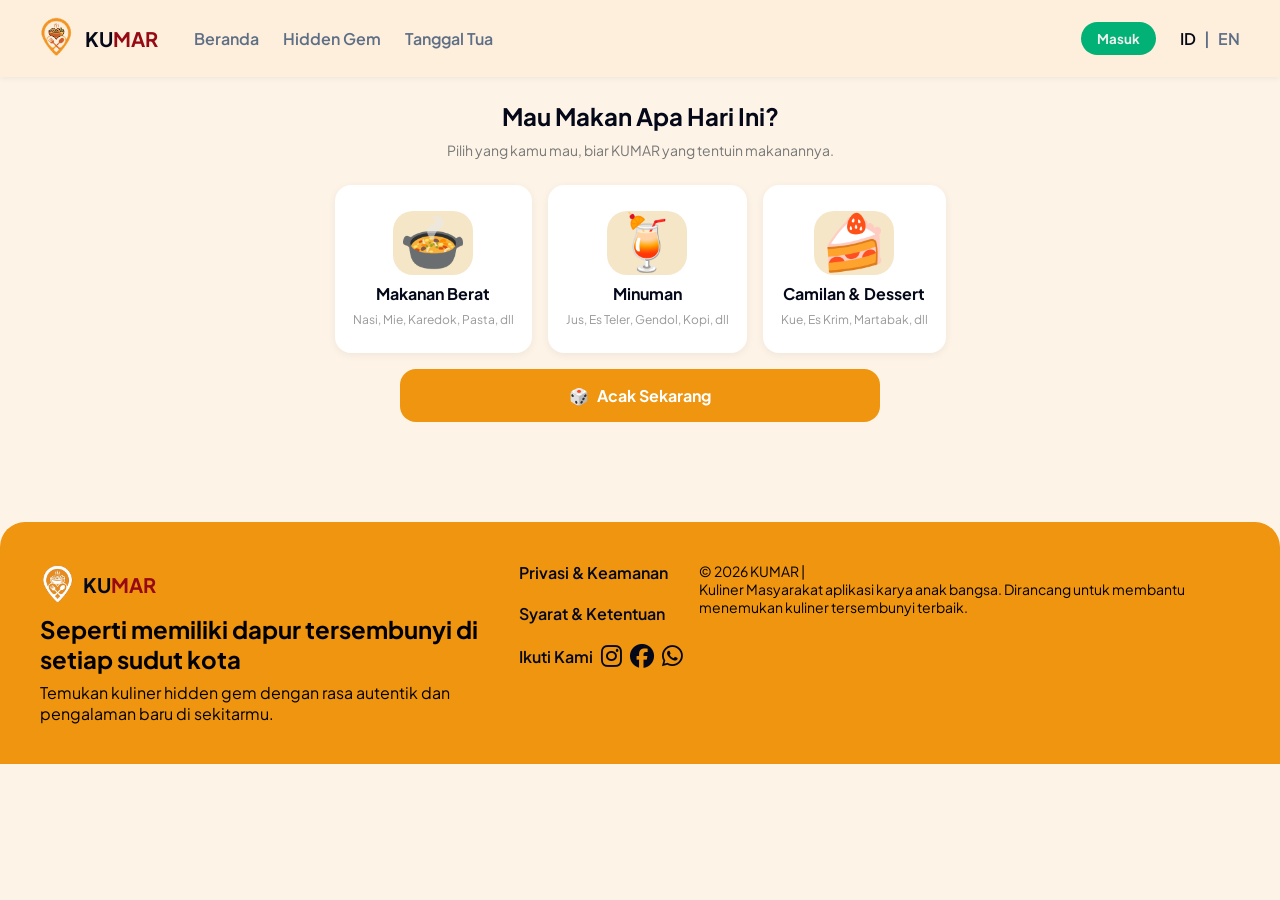
<file: pages/terserah.html>
<!DOCTYPE html>
<html lang="id">
<head>
    <meta charset="UTF-8">
    <meta name="viewport" content="width=device-width, initial-scale=1.0">
    <base href="/">
    <title>Terserah - KUMAR</title>
    <link rel="stylesheet" href="/assets/css/terserah-style.css">
    <link href="https://fonts.googleapis.com/css2?family=Plus+Jakarta+Sans:wght@400;500;600;700&display=swap" rel="stylesheet">
    <link rel="stylesheet" href="https://cdnjs.cloudflare.com/ajax/libs/font-awesome/6.0.0/css/all.min.css">
</head>
<body>

    <div id="navbar-container"></div>

    <main class="terserah-main">
        <div class="terserah-header">
            <h1>Mau Makan Apa Hari Ini?</h1>
            <p>Pilih yang kamu mau, biar KUMAR yang tentuin makanannya.</p>
        </div>

        <div class="category-list">
            <div class="category-desk">
                <div class="category-card">
                    <div class="category-icon-wrap">
                        <img src="/assets/img/Terserah/makanan.png" alt="Makanan Berat">
                    </div>
                    <h3>Makanan Berat</h3>
                    <p>Nasi, Mie, Karedok, Pasta, dll</p>
                </div>

                <div class="category-card">
                    <div class="category-icon-wrap">
                        <img src="/assets/img/Terserah/minuman.png" alt="Minuman">
                    </div>
                    <h3>Minuman</h3>
                    <p>Jus, Es Teler, Gendol, Kopi, dll</p>
                </div>

                <div class="category-card">
                    <div class="category-icon-wrap">
                        <img src="/assets/img/Terserah/dessert.png" alt="Camilan & Dessert">
                    </div>
                    <h3>Camilan & Dessert</h3>
                    <p>Kue, Es Krim, Martabak, dll</p>
                </div>
            </div>

            <button class="btn-acak">
                <span>🎲</span> Acak Sekarang
            </button>

        </div>

    </main>
    
    <div id="footer-container"></div>
    <script src="/assets/js/terserah-sript.js"></script>
</body>
</html>
</file>
<file: assets/css/style.css>
* {
    margin: 0;
    padding: 0;
    box-sizing: border-box;
}

body {
    background-color: #FDF4E7;
    font-family: 'Plus Jakarta Sans';
}

/*Hero*/
.hero {
    background-color: #EF950F;
    padding: 40px 20px 40px;
    border-radius:25px;
    
    display: flex;
    flex-direction:column;
    align-items: center;
    justify-content: space-between;
    min-height: 200px;
    
    position: relative;
    overflow: hidden;
    margin: 16px;
}

.hero-icon {
    display: none;
}

.hero-content {
    z-index: 1;
    width: 100%;
}

.hero-content h1 {
    font-size: 24px;
    font-weight: 700;
    color: #040818;
    line-height: 1.3;
}

.hero-content h1 span {
    color: #960913;
}

.hero-desc {
    color: #040818;
    font-size: 13px;
    margin: 8px 0 16px;
    line-height: 1.5;
}

.search-box {
    background: #ffffff;
    border-radius: 16px;
    padding: 12px 14px;
    width: 100%;
}

.search-box label {
    font-size: 12px;
    font-weight: 600;
    color: #040818;
    display: block;
    margin-bottom: 8px;
}
.search-row {
    display: flex;
    flex-direction: column;
    gap: 8px;
}

.search-input {
    display: flex;
    align-items: center;
    gap: 8px;
    border: 1px solid #ddd;
    border-radius: 16px;
    padding: 7px 10px;
}

.search-input i {
    color: #02B176;
    flex-shrink: 0;
}

.search-input input {
    border: none;
    outline: none;
    flex: 1;
    font-size: 13px;
    color: #040818;
}

.search-input input::placeholder {
    color: #aaa;
}

.btn-cari {
    background: #02B176;
    color: #ffffff;
    border: none;
    border-radius: 24px;
    padding: 8px 16px;
    font-size: 16px;
    font-weight: 600;
    cursor: pointer;
    width: 100%;
    transition: background 0.2s;
}

.btn-cari:hover {
    background: #029962;
}

.hero-images {
    display: none;
}

.categories {
    padding: 36px 20px;
    text-align: center;
}

.categories h2 {
    font-size: 22px;
    font-weight: 700;
    color: #040818;
    margin-bottom: 24px;
}

.category-grid {
    display: flex;
    justify-content: center;
    align-items: center;
    gap: 16px;
    flex-wrap: wrap;
}

.category-item {
    display: flex;
    flex-direction: column;
    align-items: center;
    gap: 8px;
    cursor: pointer;
}

.category-icon img {
    width: 70px;
    height: 70px;
    object-fit: contain;
    border: 1px solid #EF950F;
    border-radius: 16px;
    align-items: center;
}

.category-icon {
    width: 70px;
    height: 70px;
    background: #FDF4E7C8;
    border-radius: 16px;
    display: flex;
    align-items: center;
    justify-content: center;
    font-size: 28px;
    color: #EF950F;
    transition: background 0.2s, transform 0.2s;
}

.category-item:hover .category-icon {
    background: #EF950F;
    color: #ffffff;
    transform: translateY(-4px);
}

.category-item span {
    font-size: 13px;
    font-weight: 600;
    color: #040818;
    text-align: center;
}

/*FaV Resto*/
.restaurants {
    padding: 36px 20px;
    background:  #FDF4E7;
    text-align: center;
}

.restaurants h2 {
    font-size: 22px;
    font-weight: 700;
    color: #040818;
    margin-bottom: 24px;
}

.restaurant-grid {
    display: grid;
    grid-template-columns: repeat(2, 1fr);
    gap: 16px;
    text-align: left;
}

.restaurant-card {
    background: #ffffff;
    border-radius: 12px;
    overflow: hidden;
    box-shadow: 0 2px 8px rgba(0,0,0,0.08);
    cursor: pointer;
    transition: transform 0.2s, box-shadow 0.2s;
}

.restaurant-card:hover {
    transform: translateY(-4px);
    box-shadow: 0 6px 16px rgba(0,0,0,0.12);
}

.restaurant-card img {
    width: 100%;
    height: 120px;
    object-fit: cover;
}

.card-info {
    padding: 10px;
}

.card-info h3 {
    font-size: 12px;
    font-weight: 700;
    color: #040818;
    line-height: 1.4;
    margin-bottom: 8px;
    overflow: hidden;
}

.card-info p {
    font-size: 11px;
    color: #777;
    margin-bottom: 8px;
    white-space: nowrap;
    overflow: hidden;
    text-overflow: ellipsis;
}

.distance {
    font-size: 11px;
    color: #02B176;
    font-weight: 600;
    display: flex;
    align-items: center;
    gap: 4px;
}

.btn-wrapper {
    margin-top: 24px;
}

.btn-lihat {
    background: #02B176;
    color: #ffffff;
    border: none;
    border-radius: 24px;
    padding: 12px 36px;
    font-size: 14px;
    font-weight: 600;
    cursor: pointer;
    transition: background 0.2s;
}

.btn-lihat:hover {
    background: #029962;
}

@media (min-width: 768px) {
    .hero {
        flex-direction: row;
        align-items: center;
        padding: 60px 40px 60px;
    }
    .hero-icon {
        width: 80px;
        height: auto;
        display: block;
        margin: 0 13%;
    }

    .hero-content h1 {
        font-size: 48px;
    }

    .hero-desc {
        font-size: 15px;
    }
    
    .hero-images {
        display: flex;
        flex: 1;
        justify-content: flex-end;
        align-items: center;
    }

    .food-img {
        position: absolute;
        border-radius: 50%;
        object-fit: cover;
    }

    /* atas kiri - kecil */
    .food-1 {
        width: 20%;
        aspect-ratio: 1;
        top: -20%;
        left: -2%;
    }

    /* atas kanan */
    .food-2 {
        width: 20%;
        aspect-ratio: 1;
        top: -10%;
        right: 16%;
    }

    /* tengah kanan - semi hidden */
    .food-3 {
        width: 22%;
        aspect-ratio: 1;
        top: 10%;
        right: -5%;
    }

    /* tengah - paling besar */
    .food-4 {
        width: 25%;
        aspect-ratio: 1;
        bottom: 8%;
        right: 20%;;
    }

    /* bawah kanan */
    .food-5 {
        width: 20%;
        aspect-ratio: 1;
        bottom: -13%;
        right: -2%;;
    }
    
    .search-box {
        max-width: 50%;
    }
    
    .search-row {
        flex-direction: row; 
        justify-content: space-between;
        align-items: center;
        gap: 16px;
    }
    
    .search-input {
        flex: 1;
    }
    
   
    .btn-cari {
        width: auto;       
        white-space: nowrap;
    }

    .categories {
        padding: 52px 40px;
    }

    .categories h2,
    .restaurants h2 {
        font-size: 28px;
    }

    .category-icon {
        width: 90px;
        height: 90px;
        font-size: 36px;
    }

    .restaurants {
        padding: 52px 40px;
    }

    .restaurant-grid {
        grid-template-columns: repeat(2, 1fr);
    }

    .restaurant-card img {
        height: 150px;
    }

    .card-info h3 {
        font-size: 13px;
    }
}

@media (min-width: 1024px) {
    .restaurant-grid {
        grid-template-columns: repeat(4, 1fr);
    }
    
}
</file>
<file: assets/css/footer-style.css>
* {
    margin: 0;
    padding: 0;
    box-sizing: border-box;
}

body{
    display: flex;
    flex-direction: column;
    min-height: 100vh;
    font-family: 'Plus Jakarta Sans';
}

.footer-container{
    background-color: #EF950F;
    padding: 16px;
    width: 100%;
    height: auto;
    border-radius: 25px 25px 0 0;
}

.footer-inner{
    display: flex;
    flex-direction: column;
    gap: 16px;
}

.footer-loh{
    display: flex;
    flex-direction: column;
    gap: 8px;
}

.footer-logo{
    display: flex;
    align-items: center;
    gap: 8px;
    color: #040818;
    font-style: normal;
    font-weight: 700;
    line-height: 120%;

    img{
        width: 35px;
        height: 44px;
        aspect-ratio: 35/44;
    }

    .logo{
        font-size: 20px;
        font-weight: bold;
        color: #040818;
    }

    .logo span{
        color: #960913;
    }
}

h2{
    font-size: 20px;
}

p{
    font-size: 16px;
}

.footer-links{
    display: flex;
    flex-wrap: wrap;
    gap: 20px;
    align-items: center;

    a{
        text-decoration: none;
        color: #040818;
        font-weight: 600;
        white-space: nowrap;  
        display: flex;        
        align-items: center;
        gap: 8px;             
    }

    i{
        font-size: 24px;
    }
}

.copyright{
    font-size: 14px;
}

@media (min-width: 768px) {
    
    .footer-container {
        padding: 40px;
    }

    .footer-inner {
        flex-direction: row;
        justify-content: space-between;
        align-items: flex-start;
    }

    .footer-links {
        flex-direction: column;
        align-items: flex-start;
    }
    
    h2{
        font-size: 24px;
    }
}
</file>
<file: assets/css/hidden_gem.css>
* {
    margin: 0;
    padding: 0;
    box-sizing: border-box;
}

body {
    background-color: #FDF4E7;
    font-family: 'Plus Jakarta Sans';
}

/* Location Bar */
.location {
    padding: 14px 16px 0;
}

.search-container {
    display: flex;
    align-items: center;
    gap: 10px;
    padding: 0 16px;
    width: 100%;
    border-radius: 50px;
    box-shadow: 0 4px 12px rgba(0, 0, 0, 0.08);
    height: 42px;
    border: 1px solid rgba(0, 0, 0, 0.06);
}

.search-container i {
    font-size: 14px;
    color: #888;
}

.search-container input {
    flex: 1;
    border: none;
    outline: none;
    background: transparent;
    font-size: 13px;
}

.search-container input::placeholder {
    color: #aaa;
}

.search-container button {
    background: none;
    border: none;
    cursor: pointer;
    font-size: 16px;
}

/* Hero Banner */
.hero {
    position: relative;
    overflow: hidden;
    padding-bottom: 0;
}

/* Judul hero */
.hero h1 {
    position: relative;
    z-index: 1;
    text-align: center;
    font-size: 21px;
    font-weight: 800;

    padding: 28px 0px 0px;
    line-height: 1.35;
}

/* Kampus Grid */
.kampus-grid {
    position: relative;
    z-index: 1;
    display: grid;
    grid-template-columns: repeat(3, 1fr);
    gap: 8px 14px;
    padding: 16px 18px 22px;
}

.kampus-item {
    text-align: center;
    cursor: pointer;
}

.kampus-icon {
    width: 80px;
    height: 80px;
    border-radius: 20px;
    background: #F5A623;
    display: flex;
    align-items: center;
    justify-content: center;
    margin: 0 auto 8px;
    overflow: hidden;
    box-shadow: 0 3px 10px rgba(245, 166, 35, 0.35);
    transition: transform 0.2s;
}

.kampus-icon:hover {
    transform: scale(1.05);
}

.kampus-icon img {
    width: 52px;
    height: 52px;
    object-fit: contain;
}

/* Kampus Icon */
.kampus-icon.more {
    background: #F0EAD8;
    box-shadow: none;
    border: 1.5px solid #E0D8C8;
}

.kampus-name {
    font-size: 11px;
    font-weight: 700;
    color: #6B4423;
    line-height: 1.35;
}

/* Tagline */
.tagline {
    text-align: center;
    padding: 4px 28px 24px;
    font-size: 12.5px;
    font-weight: 500;
    color: #666;
    line-height: 1.65;
}

/* Peta Kampus */
.map {
    padding: 0 18px 28px;
}

.map::before {
    content: 'Peta Kampus';
    display: block;
    font-size: 20px;
    font-weight: 800;
    color: #2D2D2D;
    text-align: center;
    margin-bottom: 14px;
}

.map iframe {
    width: 100%;
    height: 230px;
    border-radius: 14px;
    border: 1px solid #ddd !important;
    display: block;
}

/* Rating Section */
.rating-section {
    padding: 0 18px 24px;
}

.rating-title {
    font-size: 20px;
    font-weight: 800;
    color: #2D2D2D;
    text-align: center;
    margin-bottom: 16px;
    line-height: 1.3;
}

/* --- Top row: 2 kartu horizontal --- */
.rating-grid-top {
    display: grid;
    grid-template-columns: 1fr 1fr;
    gap: 10px;
    margin-bottom: 10px;
}

.rating-card {
    background: white;
    border-radius: 14px;
    overflow: hidden;
    border: 1px solid #EDE8DF;
    cursor: pointer;
    transition: transform 0.15s;
}

.rating-card:hover {
    transform: translateY(-2px);
}

.rating-card-inner {
    display: flex;
    align-items: stretch;
    height: 100%;
}

.rating-card-inner img {
    width: 100px;
    height: 100px
}

.rating-card-info {
    padding: 10px 8px 8px;
    flex: 1;
    display: flex;
    flex-direction: column;
    justify-content: space-between;
}


.rating-card-name {
    font-size: 11px;
    font-weight: 800;
    color: #6B4423;
    margin-bottom: 7px;
    line-height: 1.3;
}

.rating-tags {
    display: flex;
    gap: 4px;
    flex-wrap: wrap;
    margin-bottom: 6px;
}

.rtag {
    background: #F5EDE0;
    color: #C07A2A;
    font-size: 9px;
    font-weight: 700;
    padding: 2px 7px;
    border-radius: 999px;
}

.rating-stars {
    color: #F5A623;
    font-size: 12px;
    letter-spacing: 1.5px;
}

/* --- Bottom row: 3 kartu vertikal --- */
.rating-grid-bottom {
    display: grid;
    grid-template-columns: repeat(3, 1fr);
    gap: 10px;
    margin-bottom: 24px;
}

.rating-card-vert {
    display: flex ;
    flex-direction: column;
    
    background: white;
    border-radius: 14px;
    overflow: hidden;
    border: 1px solid #EDE8DF;
    cursor: pointer;
    transition: transform 0.15s;
}

.rating-card-vert img {
    width: 70px;
    align-items: center;
}

.rating-card-vert:hover {
    transform: translateY(-2px);
}

.rcard-img {
    width: 100%;
    height: 80px;
    display: flex;
    align-items: center;
    justify-content: center;
    font-size: 32px;
}

.rcard-body {
    padding: 8px 8px 7px;
}

.rcard-name {
    font-size: 10px;
    font-weight: 800;
    color: #6B4423;
    margin-bottom: 5px;
    line-height: 1.3;
}

.rcard-tags {
    display: flex;
    gap: 3px;
    flex-wrap: wrap;
    margin-bottom: 5px;
}

.rcard-stars {
    color: #F5A623;
    font-size: 10px;
    letter-spacing: 1px;
}

/* Button Lihat Semua */
.lihat-semua-wrap {
    text-align: center;
    padding: 0 0 8px;
}

.btn-lihat-semua {
    background: #2ECC8A;
    color: white;
    border: none;
    padding: 13px 48px;
    border-radius: 999px;
    font-size: 15px;
    font-weight: 800;
    cursor: pointer;
    box-shadow: 0 4px 16px rgba(46, 204, 138, 0.35);
    transition: background 0.2s, transform 0.15s;
}

.btn-lihat-semua:hover {
    background: #25b87a;
    transform: scale(1.02);
}

.btn-lihat-semua:active {
    transform: scale(0.98);
}

@media (min-width: 768px) {
    .hero h1 {
        font-size: 26px;
        padding: 32px 180px 22px;
    }

    .hero::before {
        width: 175px;
        font-size: 115px;
    }

    .hero::after {
        width: 165px;
        font-size: 105px;
    }

    .kampus-grid {
        grid-template-columns: repeat(5, 1fr);
        gap: 10px 16px;
        padding: 18px 32px 26px;
    }

    .kampus-icon {
        width: 74px;
        height: 74px;
    }

    .map {
        padding: 0 32px 32px;
    }

    .map iframe {
        height: 300px;
    }

    .rating-section {
        padding: 0 32px 28px;
    }

    .rating-card-img {
        width: 100px;
        font-size: 44px;
    }
}

@media (min-width: 1024px) {
    .hero h1 {
        font-size: 30px;
        padding: 38px 240px 26px;
    }

    .hero::before {
        width: 220px;
        font-size: 140px;
    }

    .hero::after {
        width: 210px;
        font-size: 130px;
    }

    .kampus-grid {
        max-width: 800px;
        margin: 0 auto;
        grid-template-columns: repeat(5, 1fr);
        gap: 12px 20px;
        padding: 18px 0 28px;
    }

    .kampus-icon {
        width: 80px;
        height: 80px;
    }

    .tagline {
        font-size: 14px;
        max-width: 520px;
        margin: 0 auto;
        padding: 4px 0 28px;
    }

    .map {
        max-width: 860px;
        margin: 0 auto;
        padding: 0 0 36px;
    }

    .map iframe {
        height: 340px;
    }

    .rating-section {
        max-width: 860px;
        margin: 0 auto;
        padding: 0 0 32px;
    }

    .rating-grid-top {
        gap: 14px;
    }

    .rating-grid-bottom {
        gap: 14px;
    }

    .rating-card-img {
        width: 110px;
        font-size: 50px;
    }

    .rcard-img {
        height: 100px;
        font-size: 40px;
    }
}
</file>
<file: assets/css/auth.css>
* {
    margin: 0;
    padding: 0;
    box-sizing: border-box;
}

body {
    background-color: #FDF4E7;
    font-family: 'Plus Jakarta Sans';
    min-height: 100vh;
    display: flex;
    flex-direction: column;
}

/* LOGIN */
.login-header {
    display: flex;
    justify-content: space-between;
    align-items: center;
    padding: 16px 24px;
    box-shadow: 0 1px 0 rgba(0, 0, 0, 0.08);
}

.login-container {
    width: 100%;
    max-width: 480px;
    margin: 0 auto;
    padding: 0 8px;
}


.login-logo {
    display: flex;
    align-items: center;
    gap: 8px;
}

.login-logo img {
    width: 32px;
    height: auto;
}

.logo-text {
    font-size: 20px;
    font-weight: 700;
    color: #040818;
}

.logo-accent {
    color: #960913;
}

.lang-switch {
    display: flex;
    align-items: center;
    gap: 8px;
    font-weight: 600;
    color: #5D6E86;
    cursor: pointer;
}

.lang-switch .active {
    color: #040818;
}

.login-main {
    flex: 1;
    padding: 32px 24px;
    display: flex;
    flex-direction: column;
    gap: 16px;
}

.login-main h1 {
    font-size: 24px;
    font-weight: 700;
    color: #040818;
    margin-bottom: 8px;
}

.phone-input-group {
    display: flex;
    align-items: center;
    background: #ffffff;
    border: 1.5px solid #ddd;
    border-radius: 12px;
    overflow: hidden;
}

.country-code {
    display: flex;
    align-items: center;
    gap: 6px;
    padding: 14px 12px;
    border-right: 1.5px solid #ddd;
    cursor: pointer;
    font-weight: 600;
    font-size: 14px;
    color: #040818;
    white-space: nowrap;
}

.phone-input-group input {
    flex: 1;
    border: none;
    outline: none;
    padding: 14px 12px;
    font-size: 14px;
    background: transparent;
    color: #040818;
}

.phone-input-group input::placeholder {
    color: #ccc;
}

.remember-me {
    display: flex;
    align-items: center;
    gap: 8px;
    font-size: 13px;
    color: #040818;
    cursor: pointer;
}

.remember-me input[type="checkbox"] {
    width: 16px;
    height: 16px;
    cursor: pointer;
    accent-color: #02B176;
}

.btn-lanjutkan {
    background: #02B176;
    color: #ffffff;
    border: none;
    border-radius: 12px;
    padding: 14px;
    font-size: 15px;
    font-weight: 600;
    width: 100%;
    transition: background 0.2s;
}


.btn-lanjutkan:hover {
    background: #029962;
}

.divider-or {
    display: flex;
    align-items: center;
    gap: 12px;
    color: #aaa;
    font-size: 13px;
}

.divider-or::before,
.divider-or::after {
    content: '';
    flex: 1;
    height: 1px;
    background: #ddd;
}

.btn-social {
    display: flex;
    align-items: center;
    justify-content: center;
    gap: 12px;
    width: 100%;
    padding: 14px;
    border-radius: 12px;
    font-size: 15px;
    font-weight: 600;
    cursor: pointer;
    transition: opacity 0.2s;
}

.btn-social:hover {
    opacity: 0.85;
}

.btn-apple {
    background: #000000;
    color: #ffffff;
    border: none;
}

.btn-apple i {
    font-size: 20px;
}

.btn-google {
    background: #ffffff;
    color: #040818;
    border: 1.5px solid #ddd;
}

.btn-facebook {
    background: #1877F2;
    color: #ffffff;
    border: none;
}

.btn-facebook i {
    font-size: 20px;
}

.login-footer {
    padding: 24px;
    text-align: center;
    display: flex;
    flex-direction: column;
    gap: 8px;
}

.login-footer-links {
    display: flex;
    justify-content: center;
    gap: 16px;
}

.login-footer-links a {
    color: #02B176;
    text-decoration: none;
    font-size: 13px;
    font-weight: 500;
}

.login-footer p {
    font-size: 13px;
    color: #040818;
}

.pusat-bantuan {
    color: #040818;
    font-weight: 700;
    text-decoration: none;
}



/*  REGISTER  */

.form-group {
    display: flex;
    flex-direction: column;
    gap: 6px;
}

.form-label {
    font-size: 14px;
    font-weight: 600;
    color: #040818;
}

.form-input {
    background: #ffffff;
    border: 1.5px solid #ddd;
    border-radius: 12px;
    padding: 14px 16px;
    font-size: 14px;
    color: #040818;
    outline: none;
    transition: border-color 0.2s;
}

.form-input:focus {
    border-color: #02B176;
}

.form-input::placeholder {
    color: #ccc;
}

.terms-links {
    display: flex;
    flex-direction: column;
    gap: 4px;
}

.terms-links a {
    color: #02B176;
    text-decoration: none;
    font-size: 14px;
    font-weight: 600;
}

.terms-links a:hover {
    text-decoration: underline;
}

.agreement {
    display: flex;
    align-items: flex-start;
    gap: 10px;
    font-size: 13px;
    color: #040818;
    cursor: pointer;
    line-height: 1.5;
}

.agreement input[type="checkbox"] {
    margin-top: 2px;
    width: 16px;
    height: 16px;
    flex-shrink: 0;
    cursor: pointer;
    accent-color: #02B176;
}
</file>
<file: assets/css/split_bill.css>
* {
    margin: 0;
    padding: 0;
    box-sizing: border-box;
}

body {
    background-color: #FDF4E7;
    font-family: 'Plus Jakarta Sans';
}

/* Hero Section */ 
.form-section {
    display: flex;
    justify-content: center;
}
.form-card {
    border-radius: 20px;
    padding: 24px 20px;
    display: flex;
    flex-direction: column;
    gap: 20px;
    min-height: 500px;
    margin: 10px;
    background: #FCEDD7;;
}
 
.form-title {
    font-size: 20px;
    font-weight: 800;
    margin-bottom: 2px;
}
 
.form-sub {
    font-size: 13px;
    margin-top: -14px;
}
 
/* Input Nominal */
.input-nominal {
    display: flex;
    align-items: center;
    justify-content: center;
    gap: 12px;
    border-radius: 12px;
    padding: 16px 20px;
    background: #FDF4E7;
}
 
.currency-label {
    font-size: 20px;
    font-weight: 700;
}
 
.input-nominal input {
    flex: 1;
    border: none;
    outline: none;
    background: transparent;
    font-size: 20px;
    font-weight: 700;
    text-align: center;
}
 
.input-nominal input::placeholder {
    color: #ccc;
}
 
/* Sembunyikan arrow number input */
.input-nominal input::-webkit-outer-spin-button,
.input-nominal input::-webkit-inner-spin-button {
    -webkit-appearance: none;
}
 
/* Jumlah Anggota Counter */
.jumlah-anggota-wrap {
    display: flex;
    flex-direction: column;
    gap: 8px;
}

.jumlah-anggota-wrap label {
    font-size: 12px;
    color: var(--text-gray);
    font-weight: 500;
}

.counter-box {
    display: flex;
    align-items: center;
    justify-content: space-between;
    border-radius: 12px;
    padding: 12px 16px;
    background: #FDF4E7;
}

.counter-info {
    display: flex;
    align-items: center;
    gap: 10px;
}

.counter-info img {
    width: 55px;    
}

.counter-text {
    font-size: 14px;
    font-weight: 600;
}

.counter-text h1 {
    font-size: 14px;
}

.counter-sublabel {
    font-size: 12px;
    color: #666;
    margin-top: 4px;
}

.counter-controls {
    display: flex;
    align-items: center;
}

.btn-counter {
    width: 34px;
    height: 34px;
    border-radius: 50%;
    border:transparent;
    background: transparent;
    font-size: 20px;
    font-weight: 700;
    cursor: pointer;
    display: flex;
    align-items: center;
    justify-content: center;
    line-height: 1;
    transition: all 0.15s;
}

.btn-counter:disabled {
    border-color: var(--border);
    color: var(--border);
    cursor: not-allowed;
}

.btn-counter:disabled:hover {
    background: transparent;
    color: var(--border);
}

.counter-num {
    font-size: 22px;
    font-weight: 800;
    min-width: 28px;
    text-align: center;
}

/* Tab */
.tab-mode {
    display: flex;
    background: #FDF4E7;
    border-radius: 50px;
    padding: 4px;
}

.tab-btn {
    flex: 1;
    padding: 9px 12px;
    border: none;
    border-radius: 50px;
    font-size: 13px;
    font-weight: 600;
    cursor: pointer;
    background: transparent;
    color: #888;
    transition: all 0.2s;
}

.tab-btn.active {
    background: #FADEB5;
    color: #1A1A1A;
}

/* Split */
.split {
   display: flex;
   flex-direction: column;
   gap: 16px;
}

.form-split{
    display: flex;
    flex-direction: column;
    gap: 16px;
}

/* Summary Card */
.summary-card {
    background: #FADEB5;
    stroke: #D08700;
    border-radius: 12px;
    padding: 16px 18px;
    display: flex;
    flex-direction: column;
    align-items: center;
    gap: 6px;
    transition: background 0.3s;
    min-height: auto;
    width: 100%;
}
 
.summary-nominal {
    font-size: 16px;
    font-weight: 800;
    color: #1A1A1A;
    text-align: center;
    line-height: 1.2;
}
 
.summary-nominal span:first-child {
    color: #7A5200;
}
 
.summary-label {
    font-size: 12px;
    font-weight: 600;
    color: #5A3D00;
    text-align: center;
}
 
/* Hasil Split */
.hasil-wrap {
    border-radius: 12px;
    overflow: hidden;
    border: 1px solid #E8D5B0;
    background: #FDF4E7;
    width: 100%;
    display: flex;
    flex-direction: column;
    max-height: 400px;
    overflow-y: auto;
}
 
.hasil-header {
    display: flex;
    justify-content: space-between;
    padding: 12px 16px;
    background: #F0E0C0;
    font-size: 12px;
    font-weight: 700;
    color: #888;
    letter-spacing: 0.3px;
    position: sticky;
    top: 0;
    flex-shrink: 0;
}
 
.hasil-empty {
    padding: 32px 16px;
    text-align: center;
    font-size: 13px;
    color: #999;
    display: flex;
    align-items: center;
    justify-content: center;
}
 
.hasil-row {
    display: flex;
    align-items: center;
    justify-content: space-between;
    padding: 14px 16px;
    border-top: 1px solid #F0E5D0;
    font-size: 14px;
}

/* Tombol Bersihkan */
.btn-bersihkan {
    width: 100%;
    padding: 14px 16px;
    border: none;
    border-radius: 50px;
    font-size: 16px;
    font-weight: 700;
    cursor: pointer;
    transition: background 0.2s, transform 0.1s;
    color: #FFFFFF;
    background: #B3700B;
    margin-top: auto;
}

.btn-bersihkan-dekstop {
    display: none;
}

.btn-bersihkan:hover {
    background: #8a6008;
}

.btn-bersihkan:active {
    transform: scale(0.98);
}

.btn-bersihkan:disabled {
    background: #CCC;
    cursor: not-allowed;
    opacity: 0.6;
}



@media (min-width: 768px) {
    .grid-container { grid-template-columns: repeat(2, 1fr); }

    .form-card {
        flex-direction: row;
        gap: 24px;
        width: 100%;
    }

    .form-split {
        flex: 1;
    }

    .split {
        flex: 1;
        display: flex;
        flex-direction: column;
    }

    .spacer {
        display: none;
    }

    .btn-bersihkan {
        display: none;
    }

    .btn-bersihkan-dekstop {
        width: 100%;
        padding: 14px 16px;
        border: none;
        border-radius: 50px;
        font-size: 16px;
        font-weight: 700;
        cursor: pointer;
        transition: background 0.2s, transform 0.1s;
        color: #FFFFFF;
        background: #B3700B;
        display: block;
        margin-top: auto;
    }

    .btn-bersihkan-dekstop:hover {
        background: #8a6008;
    }

    .btn-bersihkan-dekstop:active {
        transform: scale(0.98);
    }

    .btn-bersihkan-dekstop:disabled {
        background: #CCC;
        cursor: not-allowed;
        opacity: 0.6;
    }

    .summary-card {
        padding: 16px 18px;
        font-size: 16px;
    }

    .hasil-wrap {
        max-height: 350px;
        overflow-y: auto;
    }

    .hasil-row {
        font-size: 14px;
    }
}    
    

@media (min-width: 1024px) {
    .grid-container { grid-template-columns: 1fr; }
    .search-bar { flex-direction: column; }
}
</file>
<file: assets/css/submit-tempat.css>
* {
    box-sizing: border-box;
    margin: 0;
    padding: 0;
}

body {
    font-family: 'Plus Jakarta Sans';
    background: #FDF4E7;
    display: flex;
    justify-content: center;
}

.main-container {
    width: 100%;
    max-width: 1280px;
    margin: 0 auto;
}

/* Hero */
.hero {
    padding: 32px;
    min-height: 650px;
    display: flex;
    flex-direction: column;
    align-items: center;
    gap: 32px;
    overflow: hidden;
    position: relative;
}

.hero-text {
    width: 100%;
    position: relative;
    z-index: 10;
    text-align: center;
    color: #040818;
    margin-top: 16px;
}
.hero-text h2 {
    font-size: 36px;
    line-height: 1.2;
    font-weight: 700;
    margin-bottom: 16px;
}
.badge {
    color: #960913;
    background:white;
    padding: 4px 12px;
    border-radius: 12px;
    display: inline-block;
    margin-top: 8px;
    font-weight: 700;
    box-shadow: 0 1px 2px rgba(0, 0, 0, 0.05);
}
.hero-text p {
    font-size: 15px;
    color: #040818;
    max-width: 400px;
    margin: 0 auto;
    line-height: 1.6;
}

/* Form wrap */
.form-wrap {
    width: 100%;
    display: flex;
    justify-content: center;
    position: relative;
    z-index: 10;
}

.card {
    width: 100%;
    max-width: 500px;
    background: #ffffff;
    border-radius: 24px;
    padding: 24px;
    box-shadow: 0 8px 16px -8px rgba(0, 0, 0, 0.66);
}


.stepper {
    display: flex;
    justify-content: space-between;
    position: relative;
    margin-bottom: 28px;
}
.stepper::before {
    content: '';
    position: absolute;
    top: 17px;
    left: 0;
    right: 0;
    height: 2px;
    background: #e5e7eb;
    z-index: 0;
}
.stepper::after {
    content: '';
    position: absolute;
    top: 17px;
    left: 0;
    width: 50%;
    height: 2px;
    background: #02B176;
    z-index: 0;
}
.step {
    display: flex;
    flex-direction: column;
    align-items: center;
    gap: 6px;
    z-index: 1;
}
.step-dot {
    width: 34px;
    height: 34px;
    border-radius: 50%;
    display: flex;
    align-items: center;
    justify-content: center;
    font-weight: 700;
    font-size: 13px;
    box-shadow: 0 0 0 4px white;
}
.step-dot.active { 
    background: #02B176; 
    color: white; 
}

.step-dot.idle   { 
    background: #f3f4f6; 
    color: #9ca3af; 
}

.step-label {
    font-size: 10px;
    font-weight: 600;
    color: #6b7280;
    background: rgba(255, 255, 255, 0.9);
    padding: 2px 6px;
    border-radius: 4px;
}
.step-label.active { 
    color: #0d9488; 
}

/* Fields */
.field { 
    margin-bottom: 16px; 
}

.field label {
    display: block;
    font-size: 13px;
    font-weight: 600;
    color: #111827;
    margin-bottom: 5px;
}
.req { 
    color: #ef4444; 
}

.opt { 
    color: #9ca3af; 
    font-weight: 400; 
}

.field input,
.field textarea {
    width: 100%;
    padding: 10px 14px;
    background: #f9fafb;
    border: 1px solid #e5e7eb;
    border-radius: 10px;
    font-size: 13px;
    color: #111827;
    font-family: inherit;
    transition: border-color 0.2s, box-shadow 0.2s;
}

.field input:focus,
.field textarea:focus {
    outline: none;
    border-color: #0d9488;
    box-shadow: 0 0 0 3px rgba(13, 148, 136, 0.15);
}

.field input::placeholder,
.field textarea::placeholder { 
    color: #d1d5db; 
}

.field textarea { 
    resize: none; 
}


.upload {
    border: 2px dashed #02B176;
    background: rgba(13, 148, 136, 0.03);
    border-radius: 10px;
    padding: 20px 16px;
    text-align: center;
    display: flex;
    flex-direction: column;
    align-items: center;
    gap: 6px;
    cursor: pointer;
    transition: background 0.2s;
}
.upload:hover { 
    background: #bcd2d0; 
}

.upload-icon {
    width: 36px;
    height: 36px;
    background: white;
    border-radius: 50%;
    display: flex;
    align-items: center;
    justify-content: center;
    color: #0d9488;
    box-shadow: 0 1px 3px rgba(0, 0, 0, 0.08);
}

.upload-icon svg { 
    width: 18px; 
    height: 18px; 
}

.upload-main { 
    font-size: 12px; 
    font-weight: 500; 
    color: #374151; 
}

.upload-sub   { 
    font-size: 11px; 
    color: #9ca3af; 
}

.btn-upload {
    background: white;
    border: 1px solid rgba(13, 148, 136, 0.3);
    color: #02B176;
    font-size: 11px;
    font-weight: 600;
    padding: 5px 14px;
    border-radius: 999px;
    cursor: pointer;
    margin-top: 2px;
    font-family: inherit;
}


.actions {
    display: flex;
    justify-content: space-between;
    align-items: center;
    padding-top: 16px;
    margin-top: 4px;
    border-top: 1px solid #f3f4f6;
}
.btn-cancel {
    background: none;
    border: none;
    color: #6b7280;
    font-size: 13px;
    font-weight: 600;
    padding: 8px 18px;
    border-radius: 999px;
    cursor: pointer;
    font-family: inherit;
    transition: background 0.2s;
}

.btn-cancel:hover { 
    background: #f3f4f6; 
}

.btn-next {
    background: #02B176;
    color: white;
    border: none;
    font-size: 13px;
    font-weight: 600;
    padding: 8px 28px;
    border-radius: 999px;
    cursor: pointer;
    box-shadow: 0 4px 6px -1px rgba(13, 148, 136, 0.3);
    transition: background 0.2s;
}

.btn-next:hover { 
    background: #0f766e; 
}



@media (min-width: 768px) {
    .hero { 
        padding: 40px; 
    }

    .card { 
        padding: 32px; 
    }
}


@media (min-width: 1024px) {
    .hero {
        flex-direction: row;
        border-radius: 56px;
        padding: 56px;
        gap: 64px;
        align-items: center;
    }
    .hero-text {
        width: 41.666%;
        text-align: left;
        margin-top: 0;
    }
    .hero-text h2 { 
        font-size: 48px; 
    
    }
    .hero-text p  { 
        margin: 0; 
    
    }
    .form-wrap {
        width: 58.333%;
        justify-content: flex-end;
    }
}
</file>
<file: assets/css/terserah-style.css>
* {
    margin: 0;
    padding: 0;
    box-sizing: border-box;
}

body {
    background-color: #FDF4E7;
    font-family: 'Plus Jakarta Sans';
    min-height: 100vh;
    display: flex;
    flex-direction: column;
}

/*  MAIN  */
.terserah-main {
    display: flex;
    padding: 24px 16px 100px;
    flex-direction: column;
    gap: 24px;
    
    max-width: 100%;
    width: 100%;
    justify-content: center;
    align-items: center;
}

.terserah-header {
    display: flex;
    flex-direction: column;
    justify-content: center;
    align-items: center;
    gap: 8px;
}

.terserah-header h1 {
    font-size: 24px;
    font-weight: 700;
    color: #040818;
    line-height: 1.3;
}

.terserah-header p {
    font-size: 14px;
    color: #777;
    line-height: 1.5;
    text-align: center;
}

/* CATEGORY CARDS */
.category-list {
    display: flex;
    flex-direction: column;
    gap: 16px;
}

.category-desk{
    display: flex;
    flex-direction: column;
    gap: 16px;
}

.category-card {
    background: #ffffff;
    border-radius: 16px;
    padding: 24px 16px;
    display: flex;
    flex-direction: column;
    align-items: center;
    gap: 8px;
    cursor: pointer;
    border: 2px solid transparent;
    box-shadow: 0 2px 8px rgba(0,0,0,0.06);
    transition: border-color 0.2s, box-shadow 0.2s, transform 0.15s;
}

.category-card:hover {
    transform: translateY(-2px);
    box-shadow: 0 6px 16px rgba(0,0,0,0.1);
}

.category-card.selected {
    border-color: #EF950F;
    background: #FFFDF7;
    box-shadow: 0 4px 16px rgba(239,149,15,0.2);
}

.category-icon-wrap {
    width: 80px;
    height: auto;
    background: #F5E6C8;
    border-radius: 20px;
    display: flex;
    align-items: center;
    justify-content: center;
    font-size: 36px;
    transition: background 0.2s;
}

.category-icon-wrap img{
    width: 80%;
    object-fit: contain;
}

.category-card h3 {
    font-size: 16px;
    font-weight: 700;
    color: #040818;
    text-align: center;
}

.category-card p {
    font-size: 12px;
    color: #999;
    text-align: center;
}

.btn-acak {
    display: flex;
    align-items: center;
    justify-content: center;
    gap: 8px;
    
    width: 100%;
    max-width: 480px;
    margin: 0 auto;
    padding: 16px;
    
    background: #EF950F;
    color: #ffffff;
    border: none;
    border-radius: 16px;
    
    font-size: 16px;
    font-weight: 700;
    cursor: pointer;
}

.btn-acak:hover {
    background: #d4820c;
}

@media (min-width: 768px) {
    
    .category-list {
        display: flex;
        flex-direction: column;
    }

    .category-desk{
        display: flex;
        flex-direction: row;
        gap: 16px;
    }

}
</file>
